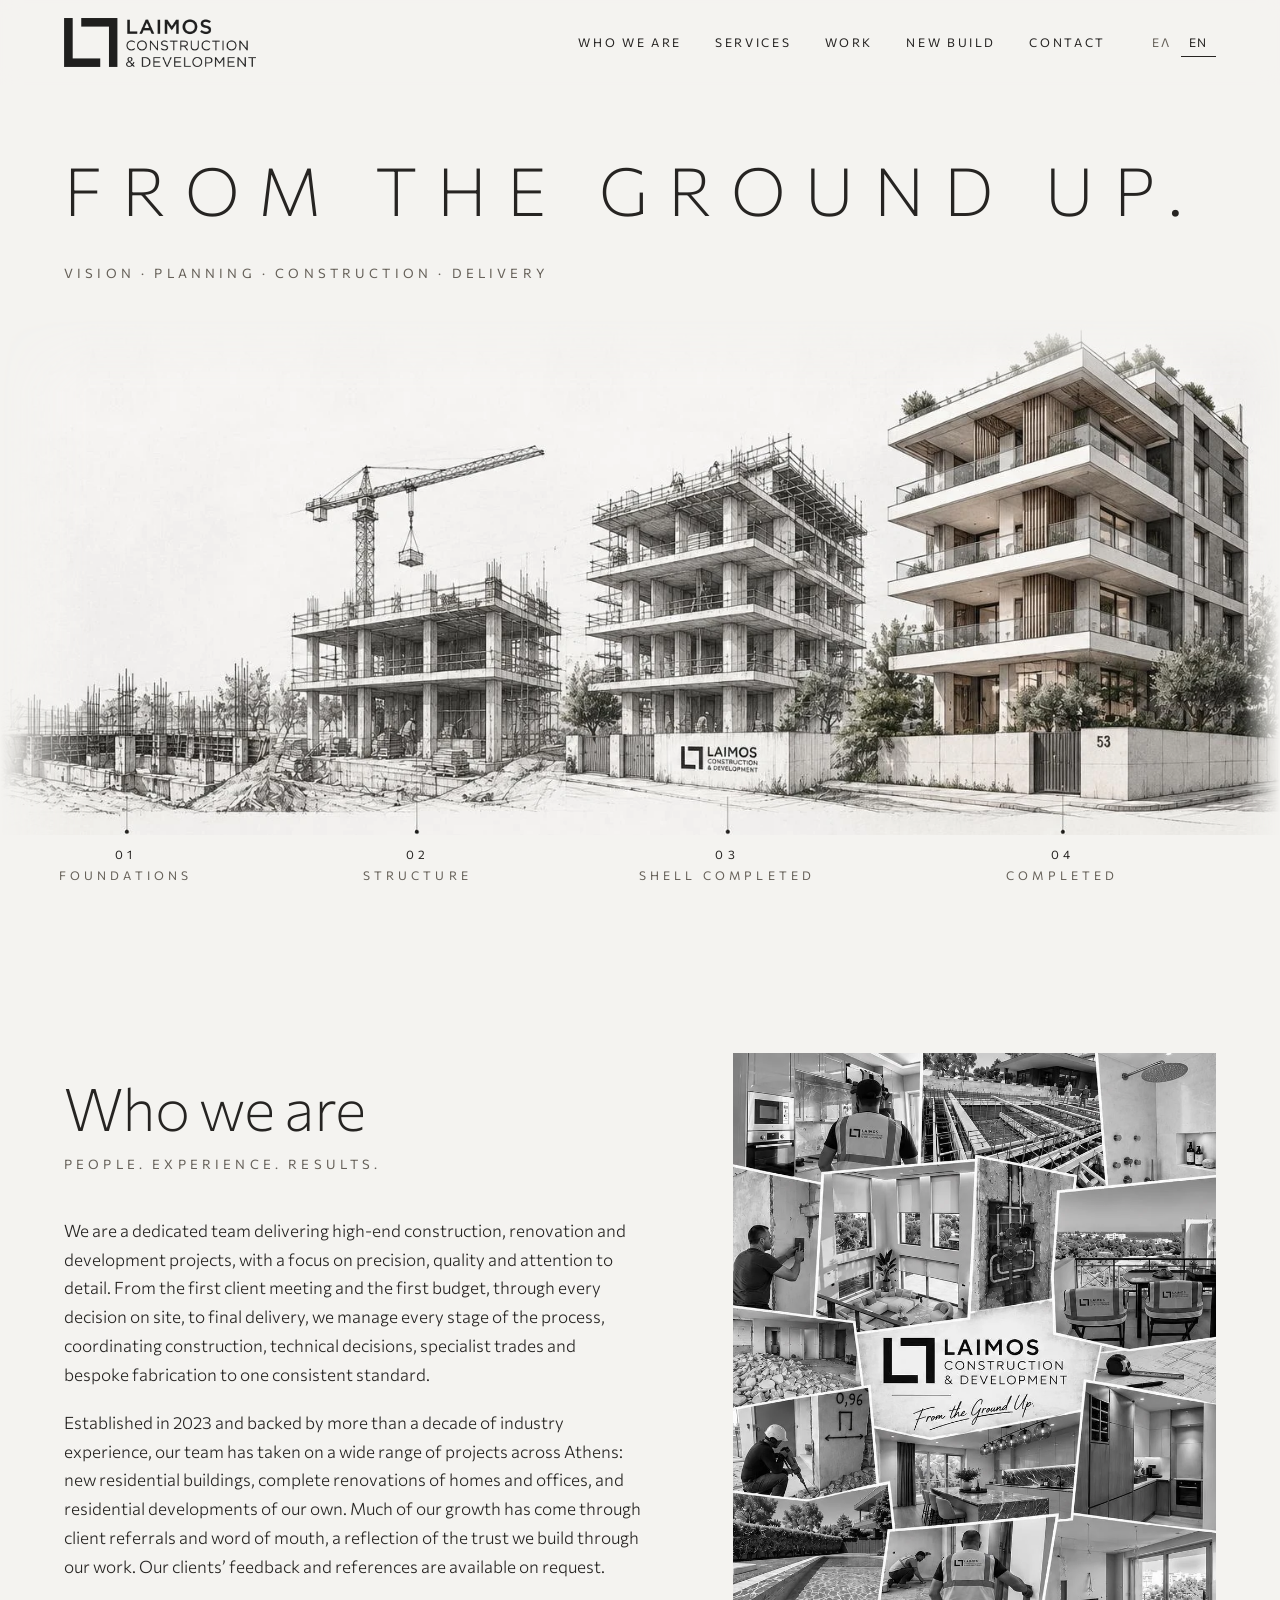
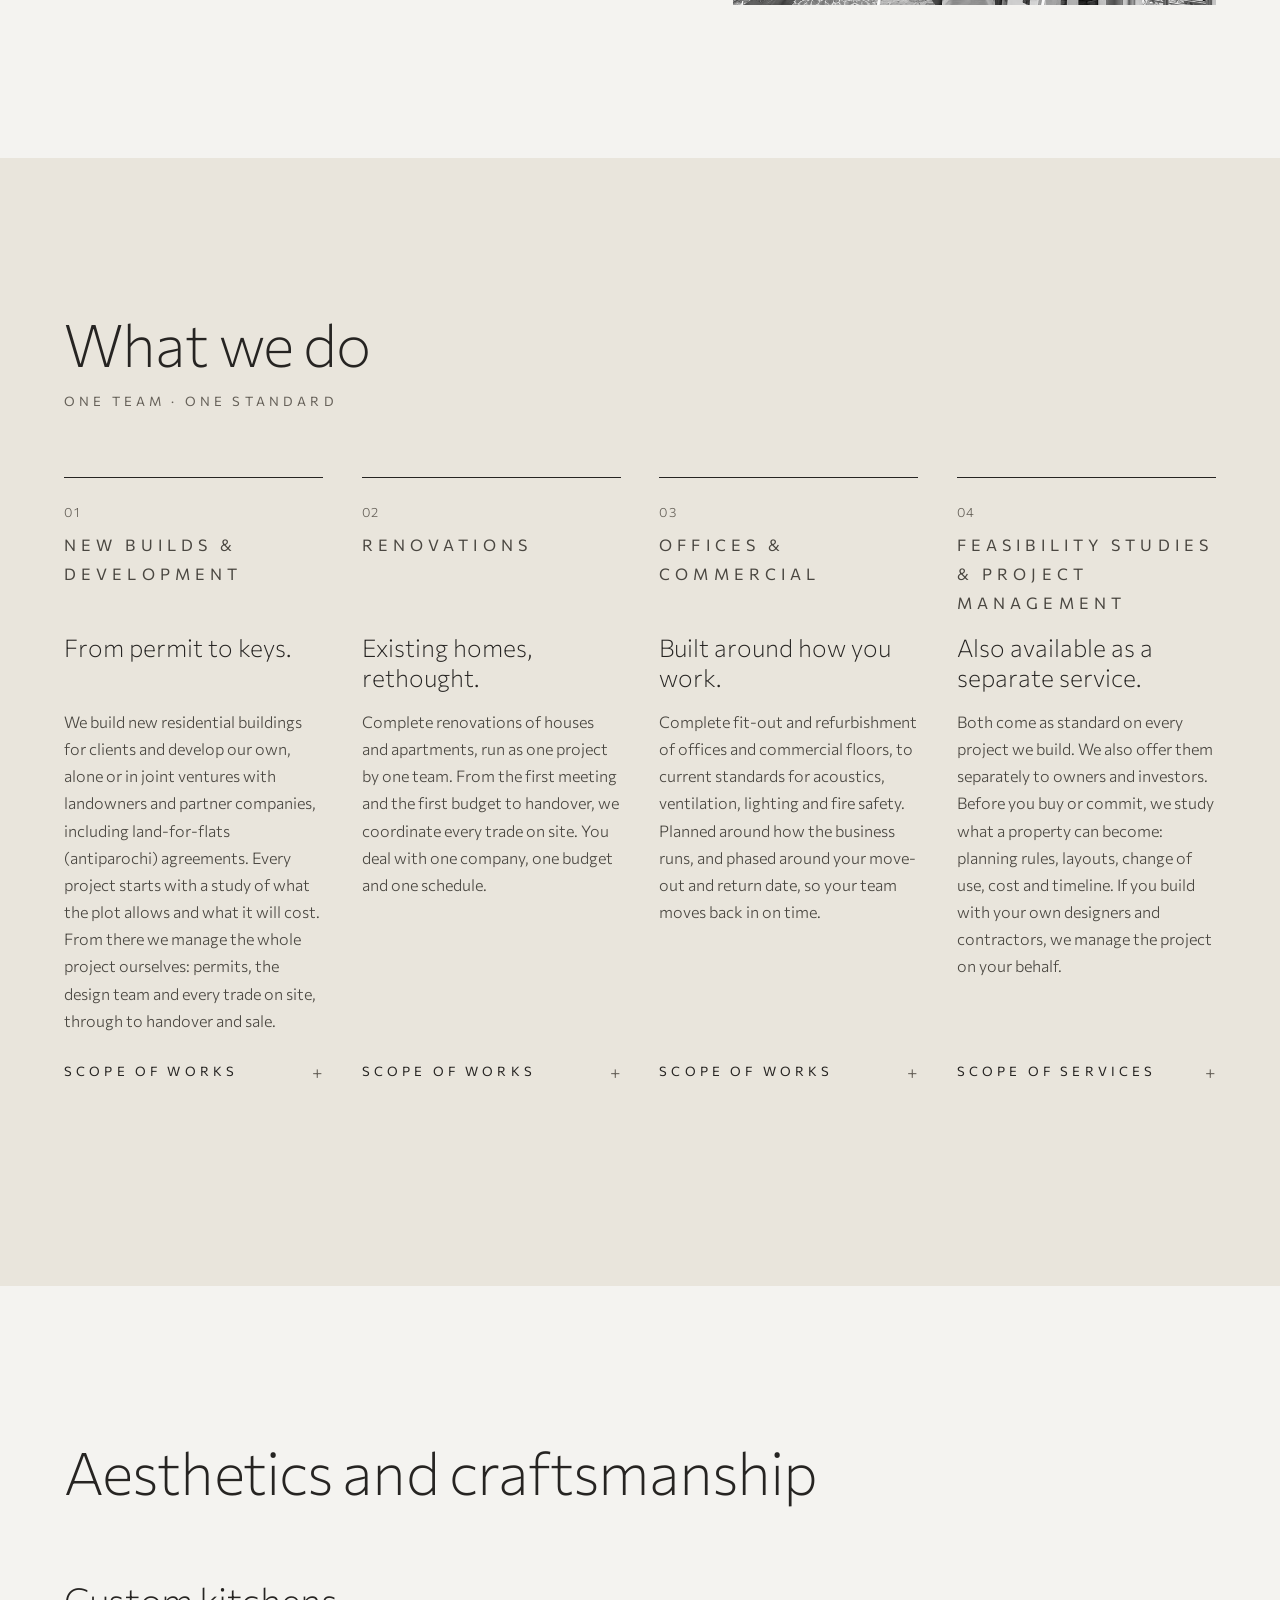
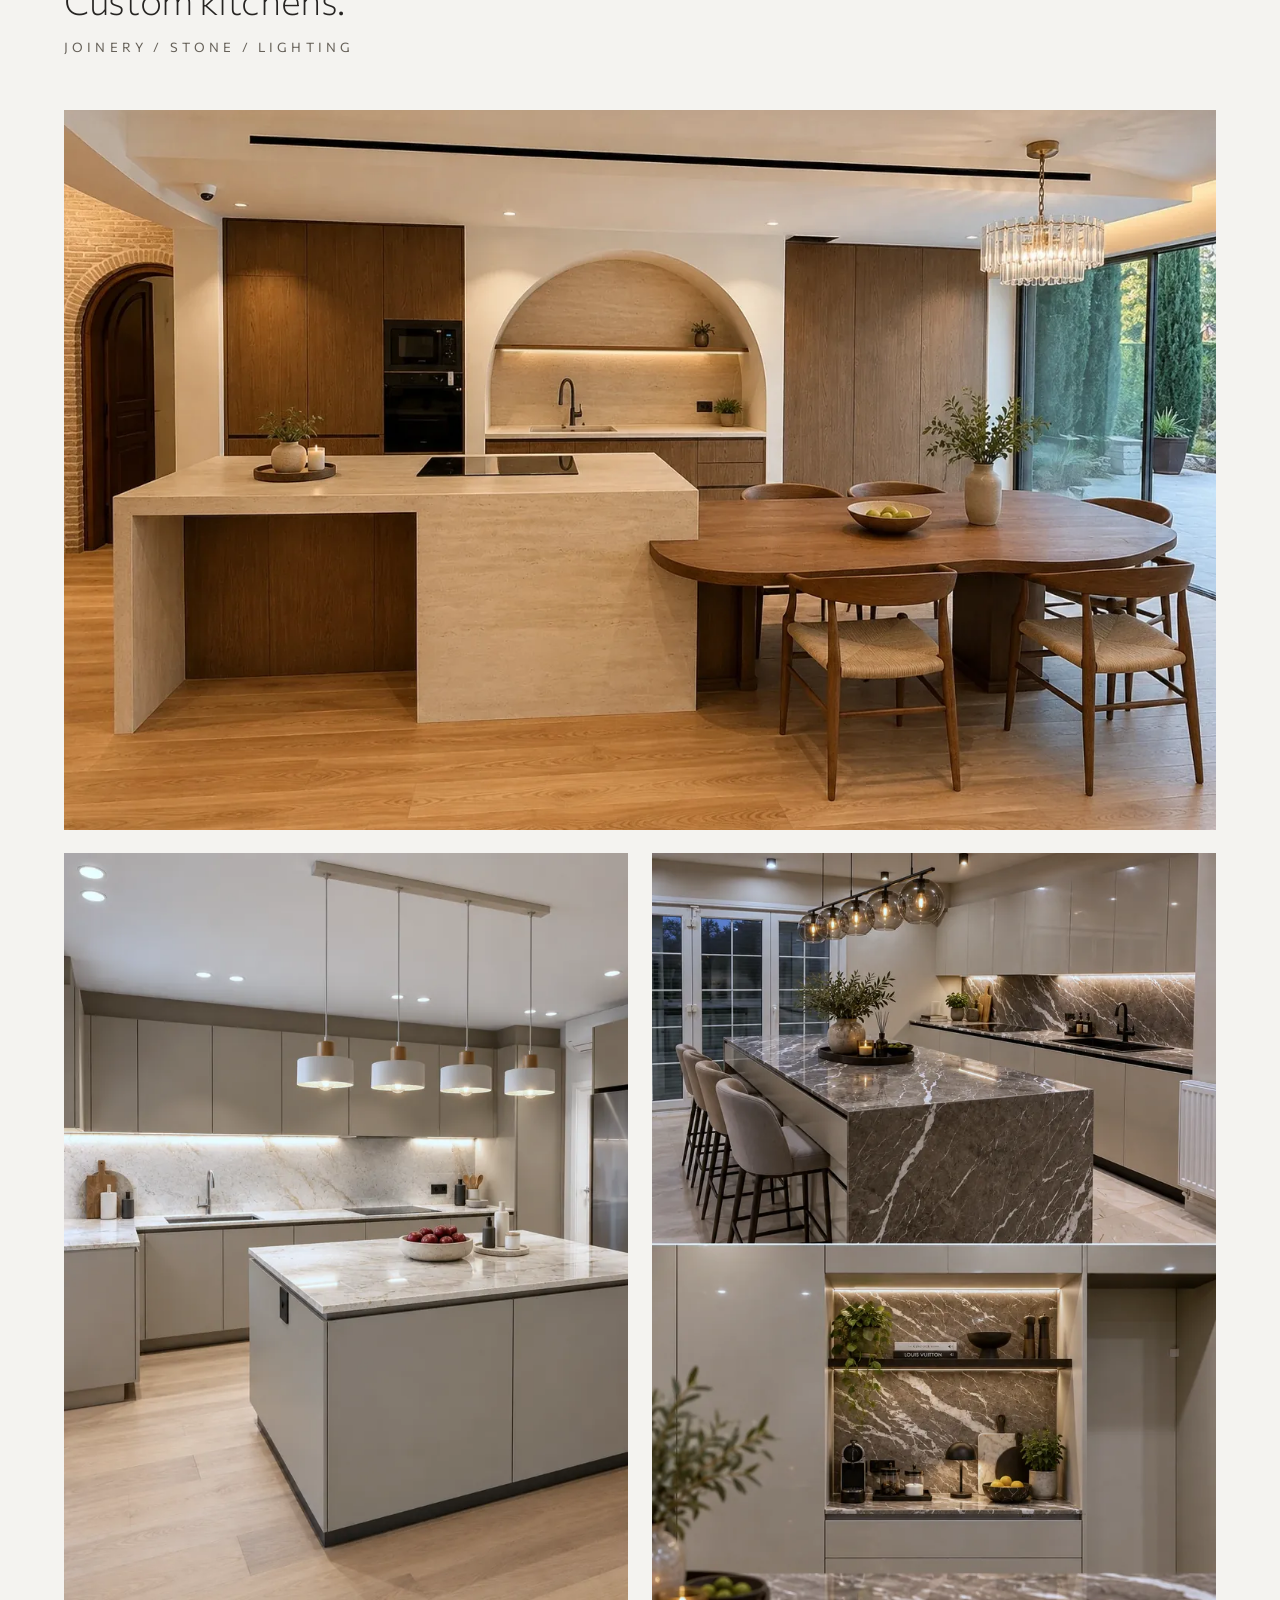
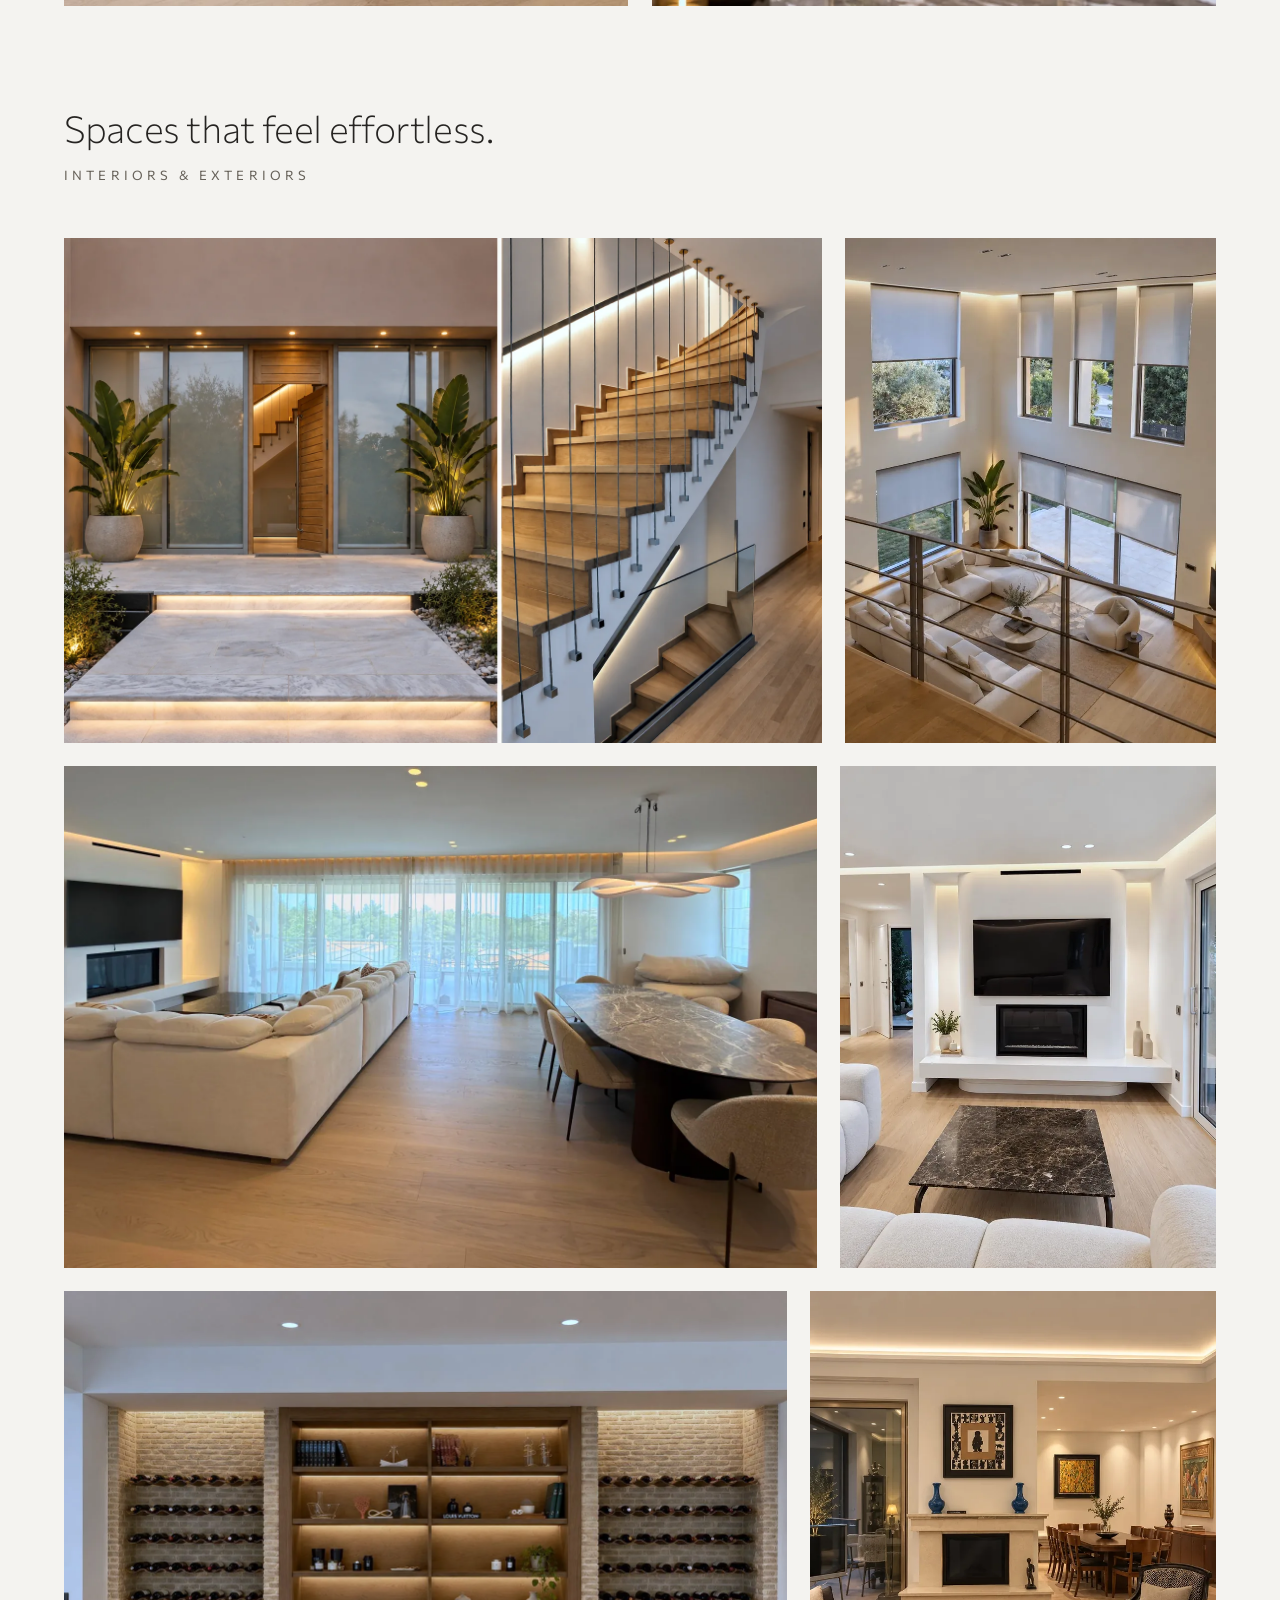
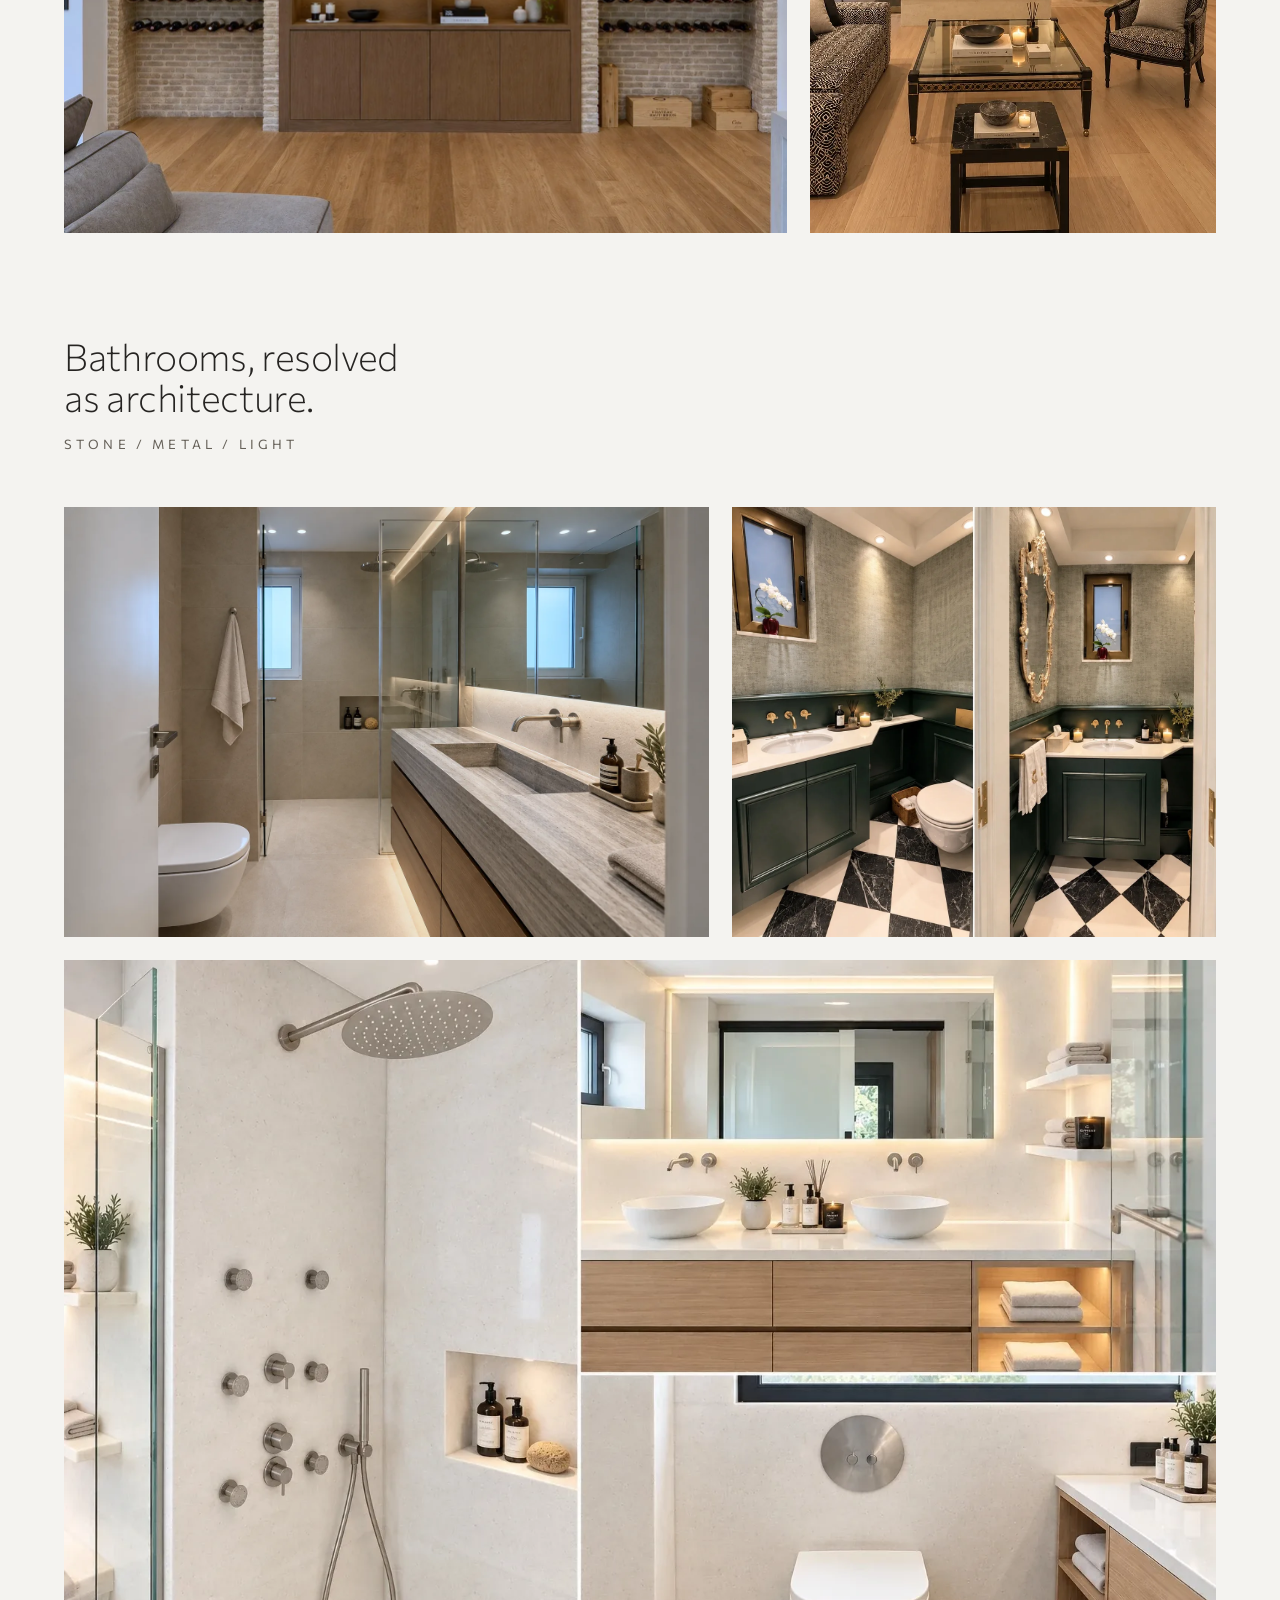
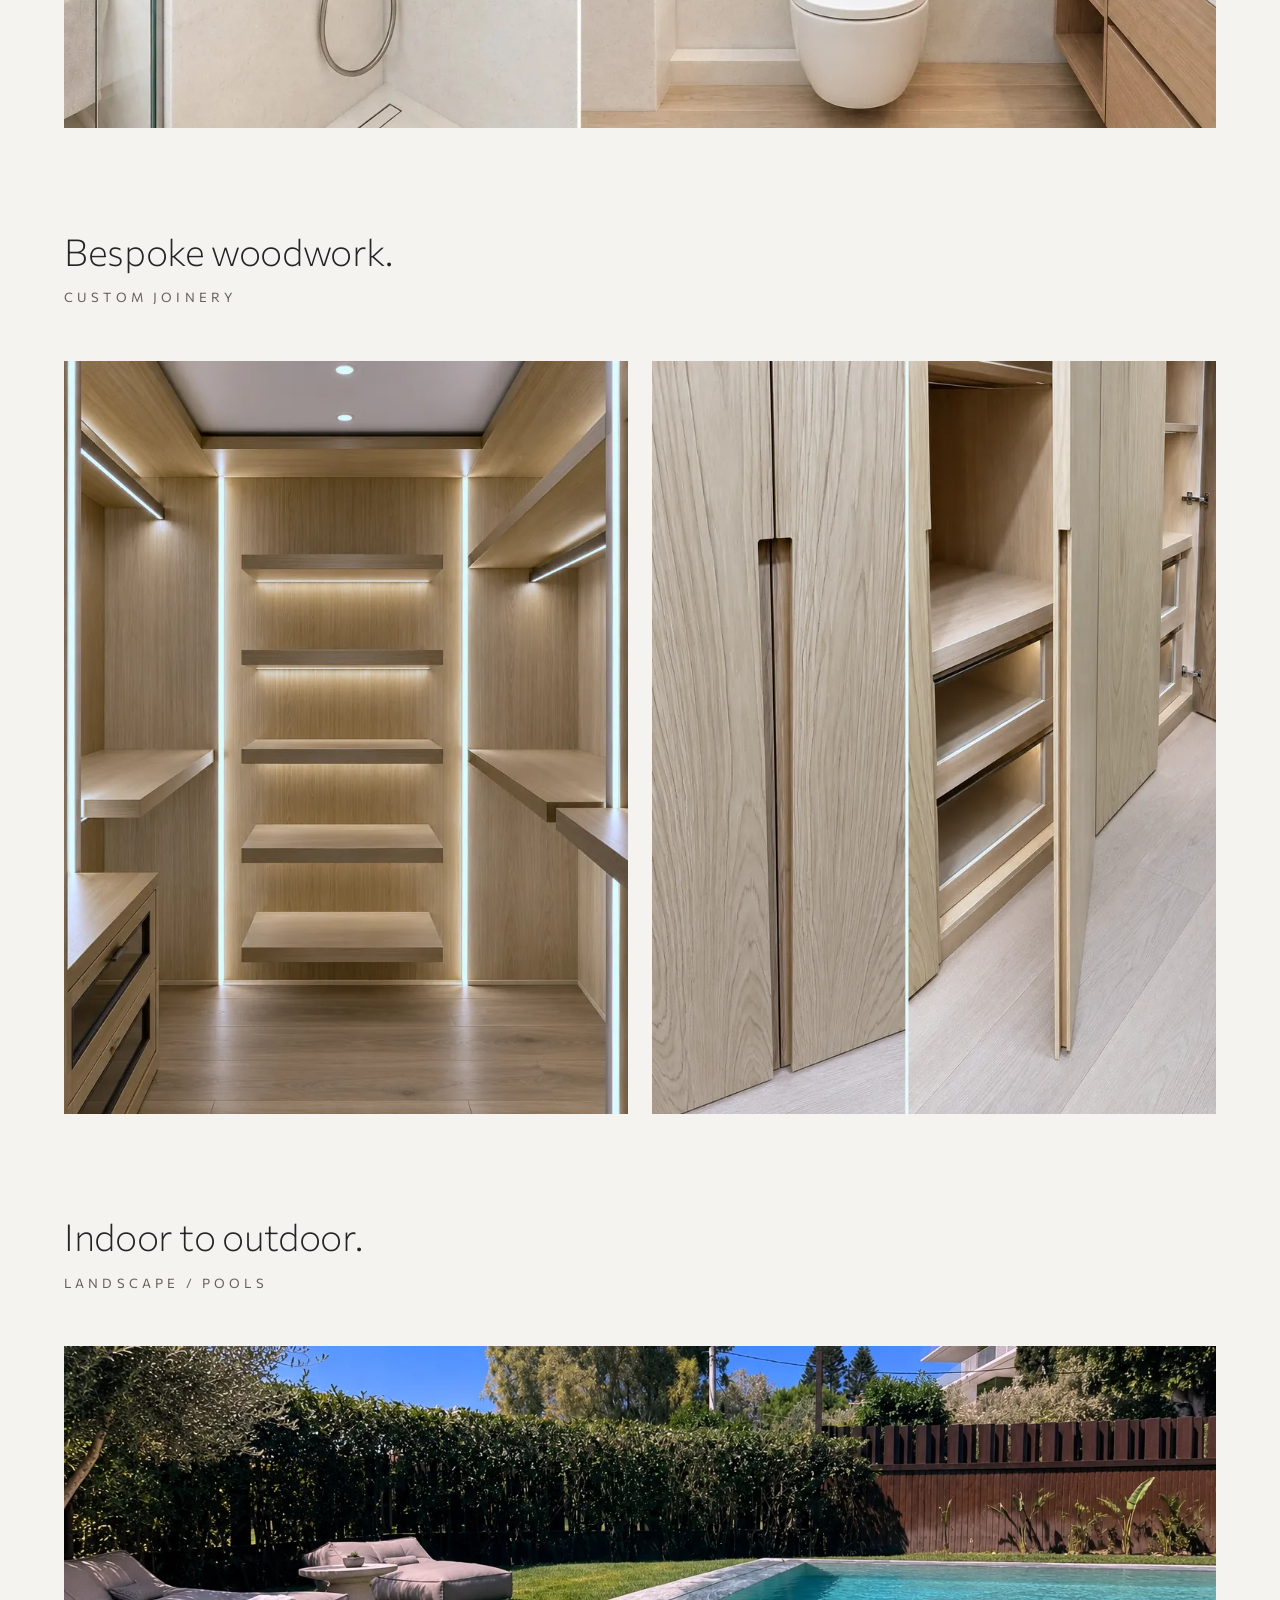
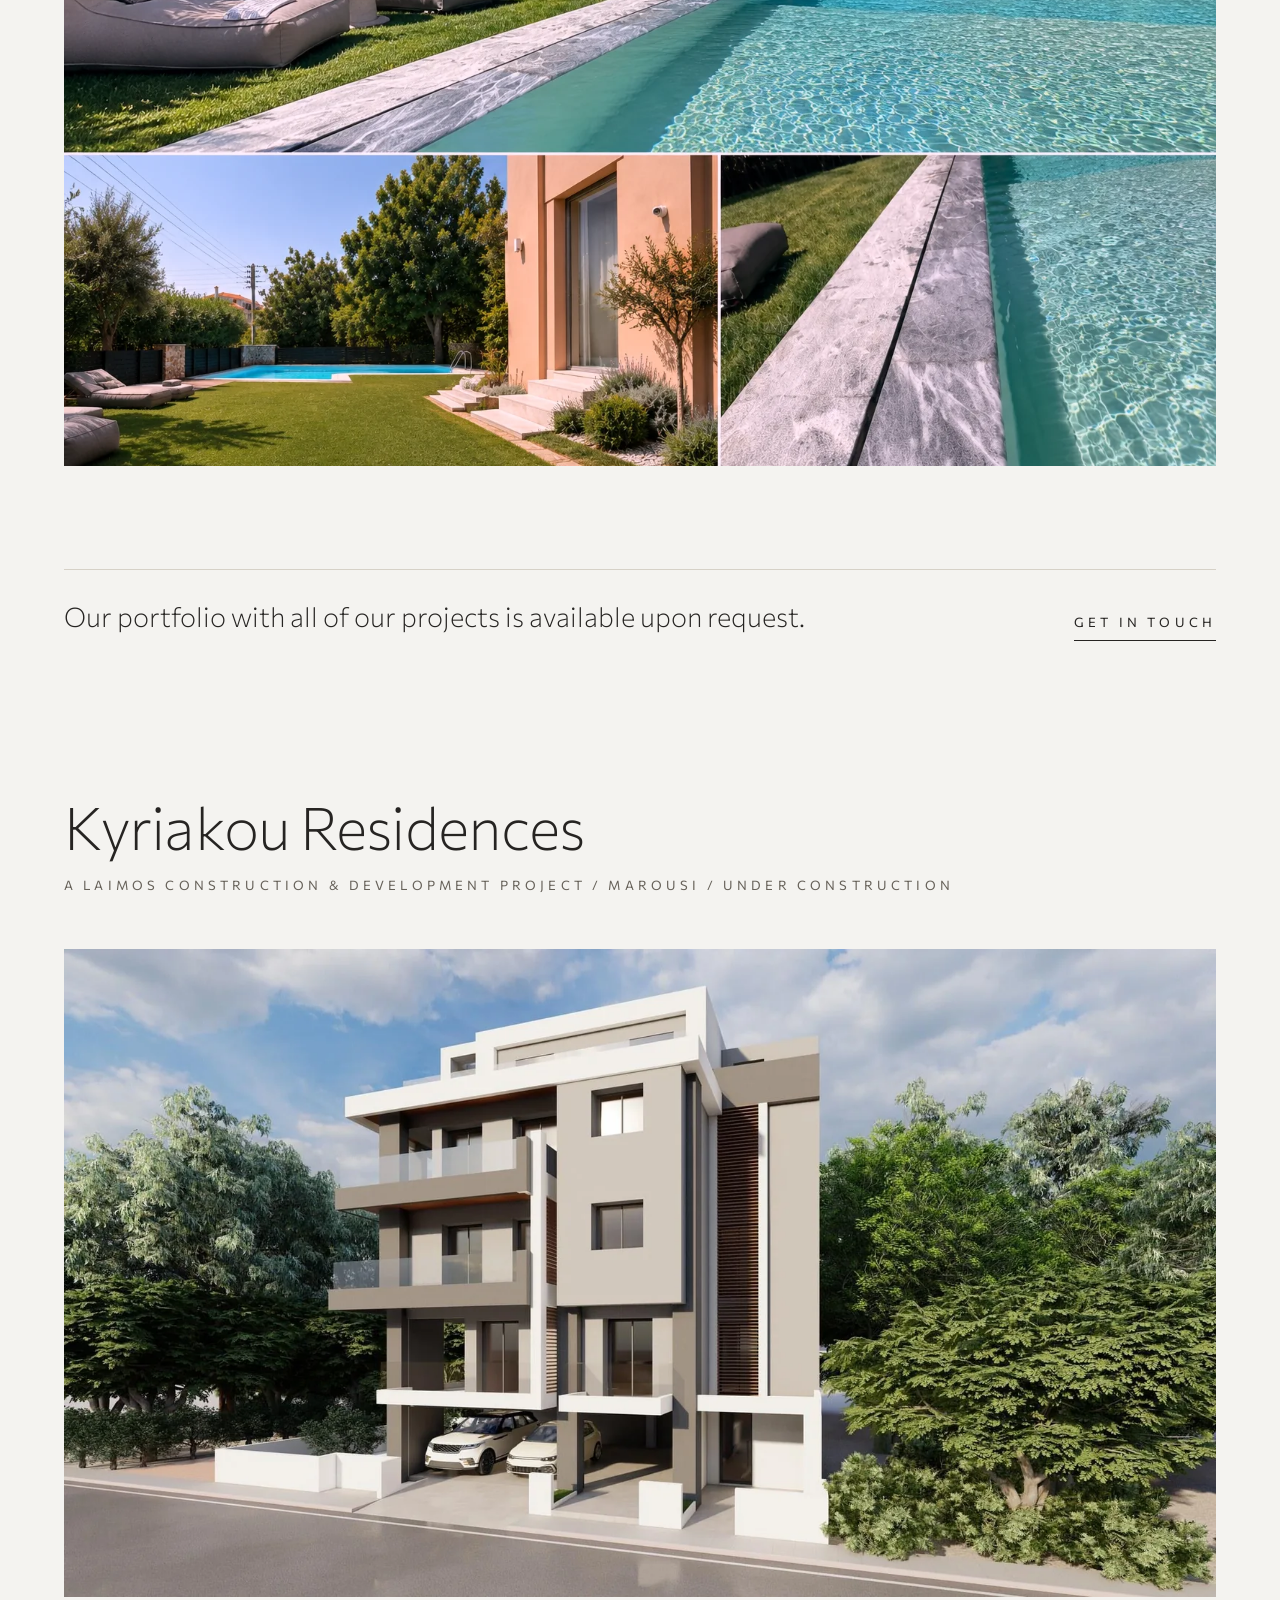
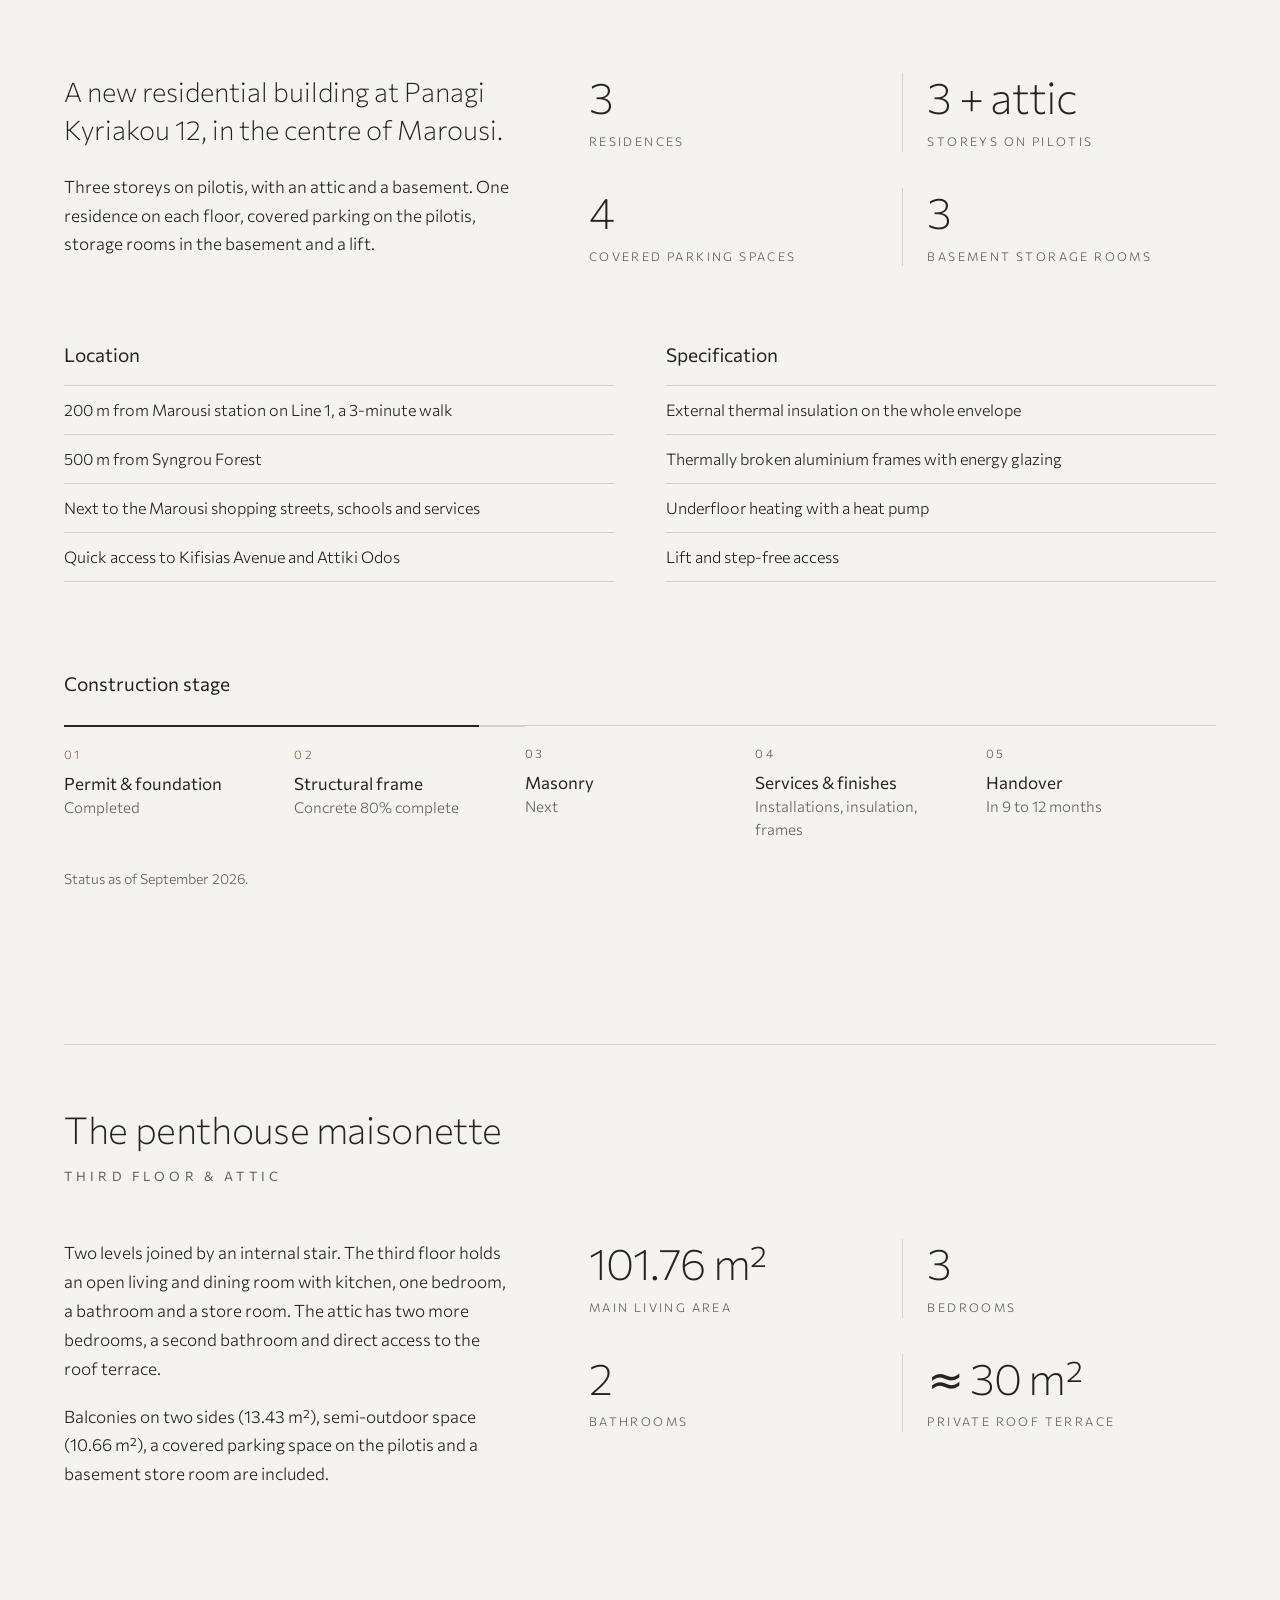
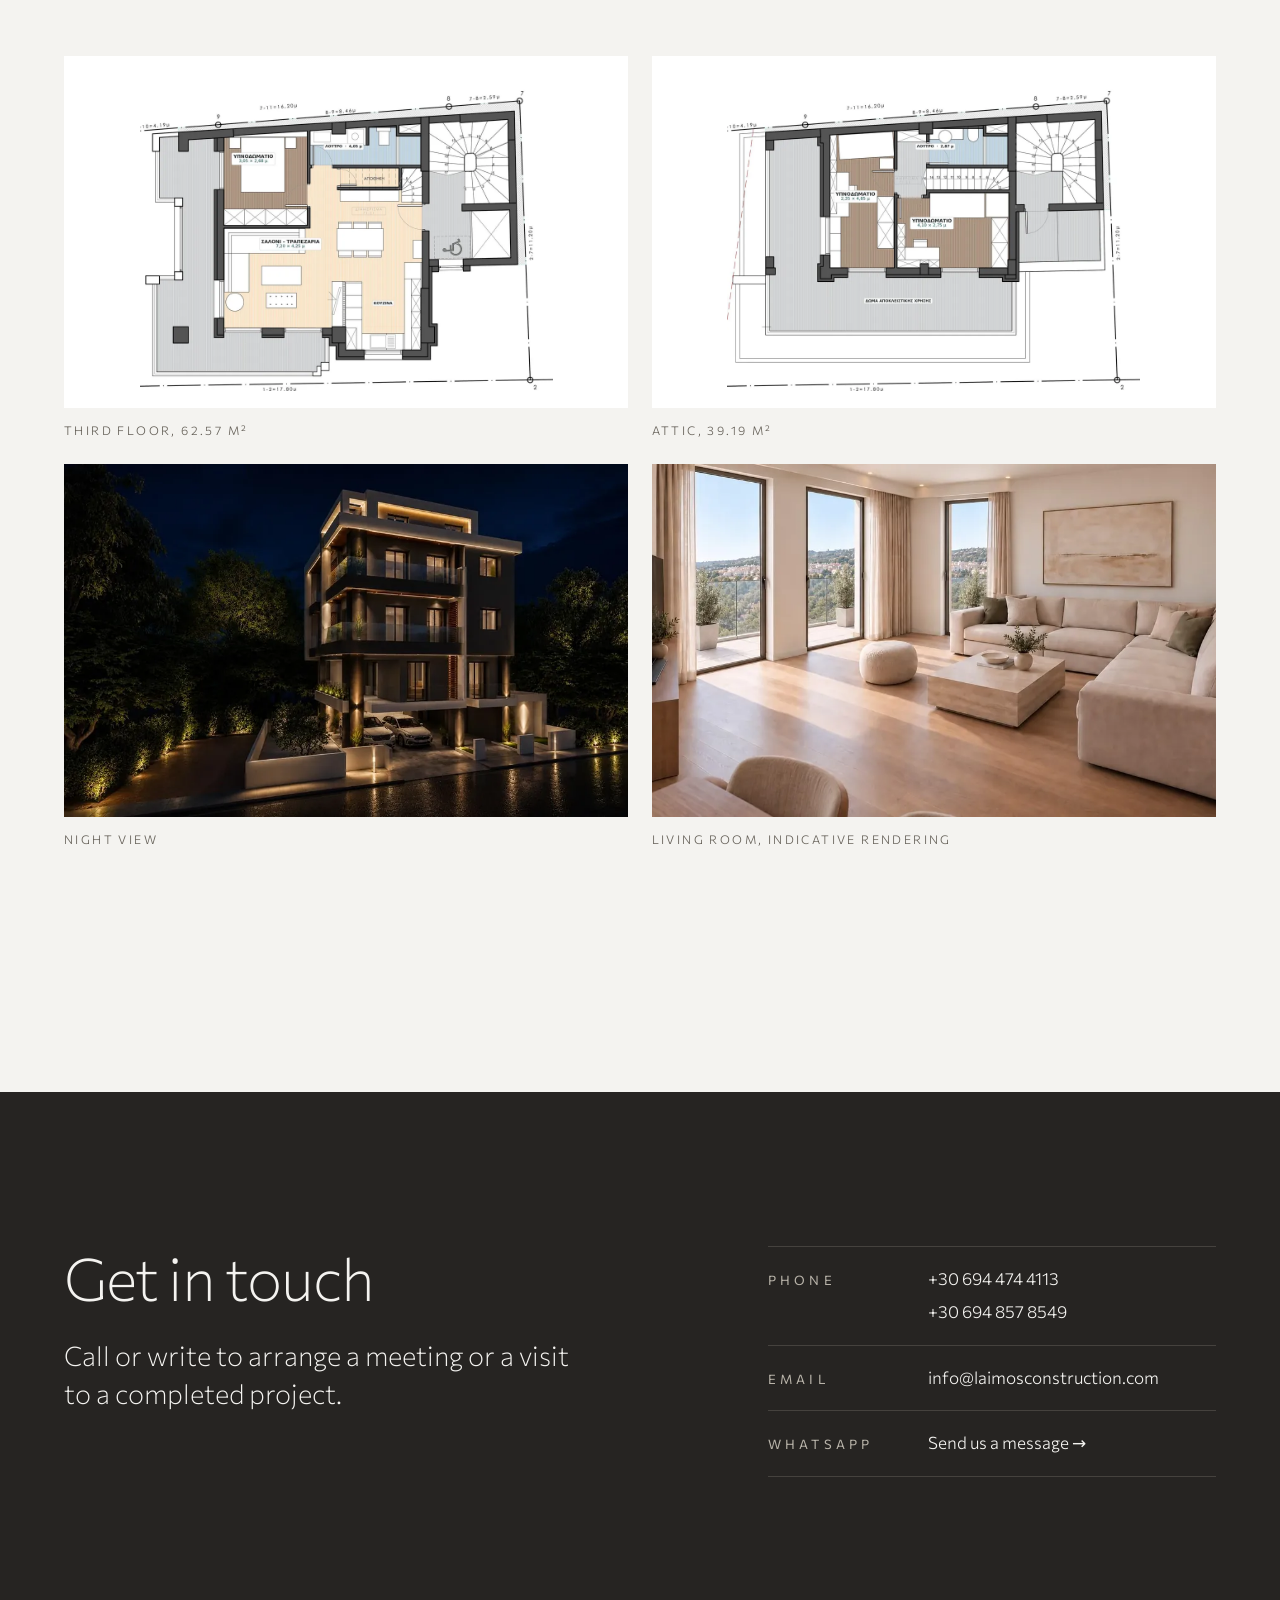
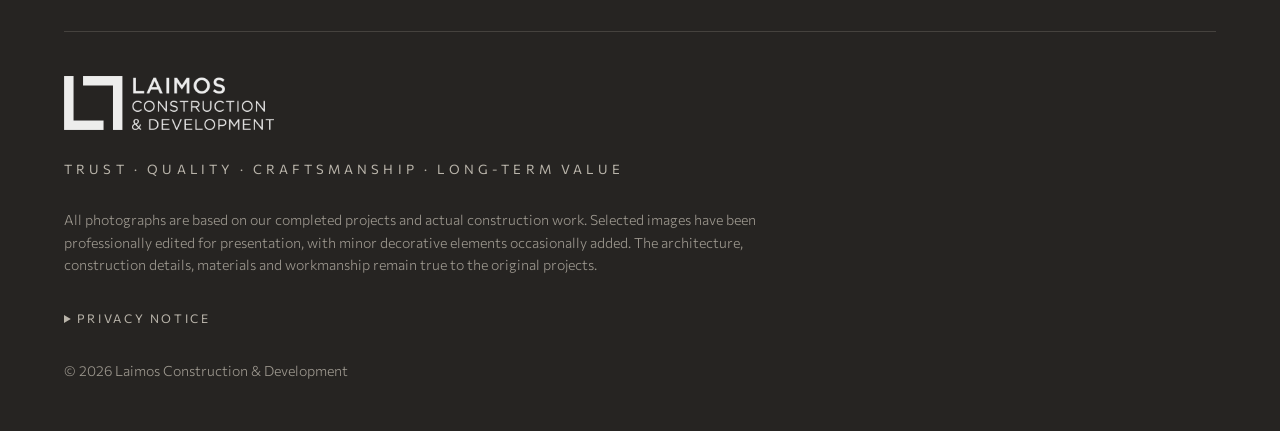
<file: index.html>
<!doctype html>
<html lang="en">
<head>
<meta charset="utf-8">
<meta name="viewport" content="width=device-width, initial-scale=1, viewport-fit=cover">
<meta name="theme-color" content="#f4f3f0">
<meta name="format-detection" content="telephone=no">
<title>Laimos Construction &amp; Development</title>
<meta name="description" content="Laimos Construction &amp; Development, Athens. New builds and property development, renovations, office fit-outs, feasibility studies and project management. Κατασκευές, ανακαινίσεις και ανάπτυξη ακινήτων στην Αθήνα.">
<meta property="og:type" content="website">
<meta property="og:site_name" content="Laimos Construction &amp; Development">
<meta property="og:title" content="Laimos Construction &amp; Development">
<meta property="og:description" content="Laimos Construction &amp; Development, Athens. New builds and property development, renovations, office fit-outs, feasibility studies and project management. Κατασκευές, ανακαινίσεις και ανάπτυξη ακινήτων στην Αθήνα.">
<meta property="og:url" content="https://laimosconstruction.com/">
<meta property="og:image" content="https://laimosconstruction.com/assets/share.jpg">
<meta property="og:image:width" content="1200">
<meta property="og:image:height" content="630">
<meta property="og:image:alt" content="Laimos Construction &amp; Development: a building from foundations to completion">
<meta name="twitter:card" content="summary_large_image">
<link rel="canonical" href="https://laimosconstruction.com/">
<link rel="icon" type="image/svg+xml" href="assets/mark.svg">
<link rel="preload" href="assets/fonts/commissioner-latin-wght-normal.woff2" as="font" type="font/woff2" crossorigin>
<link rel="preload" href="assets/fonts/commissioner-greek-wght-normal.woff2" as="font" type="font/woff2" crossorigin>
<link rel="stylesheet" href="styles.css?v=27">
<script>document.documentElement.classList.add("js");</script>
</head>
<body>

<a class="skip" href="#work"><span lang="en">Skip to the work</span><span lang="el">Μετάβαση στα έργα</span></a>

<header class="top">
  <a class="top__logo" href="#home" aria-label="Laimos Construction &amp; Development">
    <img src="assets/logo.png" width="1200" height="308" alt="Laimos Construction &amp; Development">
  </a>
  <button type="button" class="top__menu" aria-expanded="false" aria-controls="nav">
    <span class="when-closed"><span lang="en">Menu</span><span lang="el">Μενού</span></span>
    <span class="when-open"><span lang="en">Close</span><span lang="el">Κλείσιμο</span></span>
  </button>
  <nav class="top__nav" id="nav" aria-label="Main">
    <a href="#about"><span lang="en">Who we are</span><span lang="el">Ποιοι είμαστε</span></a>
    <a href="#services"><span lang="en">Services</span><span lang="el">Υπηρεσίες</span></a>
    <a href="#work"><span lang="en">Work</span><span lang="el">Έργα</span></a>
    <a href="#new-build"><span lang="en">New build</span><span lang="el">Νέα κατασκευή</span></a>
    <a href="#contact"><span lang="en">Contact</span><span lang="el">Επικοινωνία</span></a>
  </nav>
  <div class="lang" role="group" aria-label="Language / Γλώσσα">
    <button type="button" data-set-lang="el" aria-pressed="false">ΕΛ</button>
    <button type="button" data-set-lang="en" aria-pressed="true">EN</button>
  </div>
</header>

<main id="home">

  <section class="hero">
    <div class="hero__text">
      <h1>From the ground up.</h1>
      <p class="caps"><span lang="en">Vision · Planning · Construction · Delivery</span><span lang="el">Όραμα · Σχεδιασμός · Κατασκευή · Παράδοση</span></p>
    </div>
    <div class="hero__art">
      <div class="hero__draw"><img src="assets/img/ground-up.webp" width="1536" height="621" fetchpriority="high" alt="Drawing of one building at four stages: foundations, concrete structure, completed shell and the finished home"></div>
      <ol class="hero__stages caps">
        <li style="left: 9.8%"><span lang="en">Foundations</span><span lang="el">Θεμελίωση</span></li>
        <li style="left: 32.6%"><span lang="en">Structure</span><span lang="el">Σκελετός</span></li>
        <li style="left: 56.8%"><span lang="en">Shell completed</span><span lang="el">Κέλυφος</span></li>
        <li style="left: 83%"><span lang="en">Completed</span><span lang="el">Ολοκλήρωση</span></li>
      </ol>
    </div>
  </section>

  <section class="about" id="about">
    <div class="about__text">
      <h2><span lang="en">Who we are</span><span lang="el">Ποιοι είμαστε</span></h2>
      <p class="caps"><span lang="en">People. Experience. Results.</span><span lang="el">Άνθρωποι. Εμπειρία. Αποτέλεσμα.</span></p>
      <p lang="en">We are a dedicated team delivering high-end construction, renovation and development projects, with a focus on precision, quality and attention to detail. From the first client meeting and the first budget, through every decision on site, to final delivery, we manage every stage of the process, coordinating construction, technical decisions, specialist trades and bespoke fabrication to one consistent standard.</p>
      <p lang="el">Είμαστε μια ομάδα αφοσιωμένη σε έργα κατασκευής, ανακαίνισης και ανάπτυξης ακινήτων υψηλών προδιαγραφών, με έμφαση στην ακρίβεια, την ποιότητα και τη λεπτομέρεια. Από την πρώτη συνάντηση μαζί σας και τον πρώτο προϋπολογισμό, σε κάθε απόφαση στο εργοτάξιο και έως την τελική παράδοση, αναλαμβάνουμε και συντονίζουμε κάθε στάδιο του έργου: τις οικοδομικές εργασίες, τις τεχνικές αποφάσεις, τα εξειδικευμένα συνεργεία και τις ειδικές κατασκευές, με ενιαία πρότυπα ποιότητας.</p>
      <p lang="en">Established in 2023 and backed by more than a decade of industry experience, our team has taken on a wide range of projects across Athens: new residential buildings, complete renovations of homes and offices, and residential developments of our own. Much of our growth has come through client referrals and word of mouth, a reflection of the trust we build through our work. Our clients’ feedback and references are available on request.</p>
      <p lang="el">Η εταιρεία ιδρύθηκε το 2023 και στηρίζεται σε περισσότερα από δέκα χρόνια εμπειρίας στον κλάδο. Τα τελευταία χρόνια έχουμε αναλάβει ένα ευρύ φάσμα έργων σε όλη την Αθήνα: νέες πολυκατοικίες, ολικές ανακαινίσεις κατοικιών και επαγγελματικών χώρων, καθώς και δικές μας οικιστικές αναπτύξεις. Μεγάλο μέρος της ανάπτυξής μας οφείλεται σε πελάτες που μας πρότειναν σε άλλους, κάτι που αντικατοπτρίζει την εμπιστοσύνη που χτίζουμε με τη δουλειά μας. Οι απόψεις και οι συστάσεις των πελατών μας είναι διαθέσιμες κατόπιν αιτήματος.</p>
    </div>
    <img class="about__img" src="assets/img/who.webp" width="896" height="1024" loading="lazy" alt="Black-and-white collage of the Laimos crew on site and of finished rooms">
  </section>

  <section class="services" id="services">
    <header class="services__head">
      <h2><span lang="en">What we do</span><span lang="el">Τι κάνουμε</span></h2>
      <p class="caps"><span lang="en">One team &middot; One standard</span><span lang="el">Μία ομάδα &middot; Ένα πρότυπο</span></p>
    </header>
    <ul class="services__list">
      <li>
        <p class="services__num">01</p>
        <p class="caps"><span lang="en">New builds &amp; development</span><span lang="el">Νέες κατασκευές &amp; ανάπτυξη ακινήτων</span></p>
        <h3><span lang="en">From permit to keys.</span><span lang="el">Από την άδεια έως τα κλειδιά.</span></h3>
        <div class="services__text">
          <p lang="en">We build new residential buildings for clients and develop our own, alone or in joint ventures with landowners and partner companies, including land-for-flats (antiparochi) agreements. Every project starts with a study of what the plot allows and what it will cost. From there we manage the whole project ourselves: permits, the design team and every trade on site, through to handover and sale.</p>
          <p lang="el">Κατασκευάζουμε νέα κτίρια κατοικιών για πελάτες και αναπτύσσουμε δικά μας έργα, μόνοι μας ή σε συνεργασία με ιδιοκτήτες οικοπέδων και συνεργαζόμενες εταιρείες, καθώς και με το σύστημα της αντιπαροχής. Κάθε έργο ξεκινά με μελέτη του τι επιτρέπει το οικόπεδο και πόσο θα κοστίσει. Από εκεί και πέρα διαχειριζόμαστε οι ίδιοι ολόκληρο το έργο: τις άδειες, την ομάδα μελετητών και κάθε συνεργείο στο εργοτάξιο, έως την παράδοση και την πώληση.</p>
        </div>
        <div class="scope">
          <button type="button" class="scope__toggle caps" aria-expanded="false" aria-controls="scope-1"><span lang="en">Scope of works</span><span lang="el">Αντικείμενο εργασιών</span></button>
          <div class="scope__body" id="scope-1">
            <ul>
              <li><span lang="en">Plot assessment and feasibility study</span><span lang="el">Αξιολόγηση οικοπέδου και μελέτη σκοπιμότητας</span></li>
              <li><span lang="en">Planning rules, layouts and change of use</span><span lang="el">Όροι δόμησης, διαρρυθμίσεις και αλλαγή χρήσης</span></li>
              <li><span lang="en">Construction cost and timeline</span><span lang="el">Κόστος κατασκευής και χρονοδιάγραμμα</span></li>
              <li><span lang="en">Joint ventures and land-for-flats (antiparochi) agreements</span><span lang="el">Κοινοπραξίες και συμβάσεις αντιπαροχής</span></li>
              <li><span lang="en">Project and construction management, from foundations to handover</span><span lang="el">Διαχείριση έργου και κατασκευής, από τα θεμέλια έως την παράδοση</span></li>
              <li><span lang="en">Coordination of architects, engineers and every trade</span><span lang="el">Συντονισμός αρχιτεκτόνων, μηχανικών και όλων των συνεργείων</span></li>
              <li><span lang="en">Financing structure and sales</span><span lang="el">Χρηματοδοτικό σχήμα και πωλήσεις</span></li>
            </ul>
          </div>
        </div>
      </li>
      <li>
        <p class="services__num">02</p>
        <p class="caps"><span lang="en">Renovations</span><span lang="el">Ανακαινίσεις</span></p>
        <h3><span lang="en">Existing homes, rethought.</span><span lang="el">Υπάρχοντα σπίτια, με νέα ματιά.</span></h3>
        <div class="services__text">
          <p lang="en">Complete renovations of houses and apartments, run as one project by one team. From the first meeting and the first budget to handover, we coordinate every trade on site. You deal with one company, one budget and one schedule.</p>
          <p lang="el">Ολικές ανακαινίσεις κατοικιών και διαμερισμάτων, ως ένα έργο από μία ομάδα. Από την πρώτη συνάντηση και τον πρώτο προϋπολογισμό έως την παράδοση, συντονίζουμε κάθε συνεργείο στο εργοτάξιο. Συνεργάζεστε με μία εταιρεία, με έναν προϋπολογισμό και ένα χρονοδιάγραμμα.</p>
        </div>
        <div class="scope">
          <button type="button" class="scope__toggle caps" aria-expanded="false" aria-controls="scope-2"><span lang="en">Scope of works</span><span lang="el">Αντικείμενο εργασιών</span></button>
          <div class="scope__body" id="scope-2">
            <ul>
              <li><span lang="en">Demolition, removals and layout changes</span><span lang="el">Καθαιρέσεις, αποξηλώσεις και αλλαγές διαρρύθμισης</span></li>
              <li><span lang="en">Drywall partitions and suspended ceilings</span><span lang="el">Χωρίσματα γυψοσανίδας και ψευδοροφές</span></li>
              <li><span lang="en">Plumbing, drainage and electrical installations</span><span lang="el">Υδραυλικές, αποχετευτικές και ηλεκτρολογικές εγκαταστάσεις</span></li>
              <li><span lang="en">Heating, cooling and underfloor heating</span><span lang="el">Θέρμανση, ψύξη και ενδοδαπέδια θέρμανση</span></li>
              <li><span lang="en">Thermal insulation and waterproofing</span><span lang="el">Θερμομόνωση και στεγάνωση</span></li>
              <li><span lang="en">Aluminium frames and glazing</span><span lang="el">Κουφώματα αλουμινίου και υαλοπίνακες</span></li>
              <li><span lang="en">Flooring: tiles, marble and timber</span><span lang="el">Δάπεδα: πλακάκια, μάρμαρο και ξύλο</span></li>
              <li><span lang="en">Plastering and painting</span><span lang="el">Σοβατίσματα και βαφές</span></li>
              <li><span lang="en">Bathrooms and kitchens</span><span lang="el">Λουτρά και κουζίνες</span></li>
              <li><span lang="en">Custom joinery, interior doors and storage</span><span lang="el">Ειδικές ξυλουργικές κατασκευές, εσωτερικές πόρτες και αποθηκευτικοί χώροι</span></li>
              <li><span lang="en">Pools and landscaping</span><span lang="el">Πισίνες και διαμόρφωση κήπων</span></li>
            </ul>
          </div>
        </div>
      </li>
      <li>
        <p class="services__num">03</p>
        <p class="caps"><span lang="en">Offices &amp; commercial</span><span lang="el">Γραφεία &amp; επαγγελματικοί χώροι</span></p>
        <h3><span lang="en">Built around how you work.</span><span lang="el">Σχεδιασμένα για τον τρόπο που δουλεύετε.</span></h3>
        <div class="services__text">
          <p lang="en">Complete fit-out and refurbishment of offices and commercial floors, to current standards for acoustics, ventilation, lighting and fire safety. Planned around how the business runs, and phased around your move-out and return date, so your team moves back in on time.</p>
          <p lang="el">Πλήρης διαμόρφωση και ανακαίνιση γραφείων και επαγγελματικών ορόφων, με τα σύγχρονα πρότυπα ακουστικής, αερισμού, φωτισμού και πυρασφάλειας. Προγραμματίζουμε τις εργασίες με βάση τη λειτουργία της επιχείρησης και τις οργανώνουμε σε φάσεις, με βάση τις ημερομηνίες αποχώρησης και επιστροφής σας, ώστε η ομάδα σας να επιστρέψει στην ώρα της.</p>
        </div>
        <div class="scope">
          <button type="button" class="scope__toggle caps" aria-expanded="false" aria-controls="scope-3"><span lang="en">Scope of works</span><span lang="el">Αντικείμενο εργασιών</span></button>
          <div class="scope__body" id="scope-3">
            <ul>
              <li><span lang="en">Strip-out and new layouts</span><span lang="el">Αποξηλώσεις και νέες διαρρυθμίσεις</span></li>
              <li><span lang="en">Glass and acoustic drywall partitions</span><span lang="el">Γυάλινα και ηχομονωτικά χωρίσματα γυψοσανίδας</span></li>
              <li><span lang="en">Suspended and acoustic ceilings</span><span lang="el">Ψευδοροφές και ακουστικές οροφές</span></li>
              <li><span lang="en">Acoustic treatment for open-plan areas and meeting rooms</span><span lang="el">Ακουστική επεξεργασία ενιαίων χώρων και αιθουσών συσκέψεων</span></li>
              <li><span lang="en">HVAC and fresh-air ventilation</span><span lang="el">Κλιματισμός και αερισμός με νωπό αέρα</span></li>
              <li><span lang="en">Power, lighting and lighting controls</span><span lang="el">Ηλεκτρολογικά, φωτισμός και αυτοματισμοί φωτισμού</span></li>
              <li><span lang="en">Structured data cabling and AV</span><span lang="el">Δομημένη καλωδίωση και οπτικοακουστικά</span></li>
              <li><span lang="en">Fire detection, fire safety and access control</span><span lang="el">Πυρανίχνευση, πυρασφάλεια και έλεγχος πρόσβασης</span></li>
              <li><span lang="en">Raised access floors and floor finishes</span><span lang="el">Υπερυψωμένα δάπεδα και τελικές επιστρώσεις</span></li>
              <li><span lang="en">Reception, kitchenettes and washrooms</span><span lang="el">Υποδοχή, κουζίνες προσωπικού και χώροι υγιεινής</span></li>
              <li><span lang="en">Custom joinery and finishes</span><span lang="el">Ειδικές ξυλουργικές κατασκευές και τελειώματα</span></li>
              <li><span lang="en">Phased programme with an agreed handover date</span><span lang="el">Εργασίες σε φάσεις με συμφωνημένη ημερομηνία παράδοσης</span></li>
            </ul>
          </div>
        </div>
      </li>
      <li>
        <p class="services__num">04</p>
        <p class="caps"><span lang="en">Feasibility studies &amp; project management</span><span lang="el">Μελέτες σκοπιμότητας &amp; διαχείριση έργου</span></p>
        <h3><span lang="en">Also available as a separate service.</span><span lang="el">Διαθέσιμες και ως ξεχωριστή υπηρεσία.</span></h3>
        <div class="services__text">
          <p lang="en">Both come as standard on every project we build. We also offer them separately to owners and investors. Before you buy or commit, we study what a property can become: planning rules, layouts, change of use, cost and timeline. If you build with your own designers and contractors, we manage the project on your behalf.</p>
          <p lang="el">Και οι δύο υπηρεσίες περιλαμβάνονται σε κάθε έργο που κατασκευάζουμε. Τις προσφέρουμε και ξεχωριστά σε ιδιοκτήτες και επενδυτές. Πριν αγοράσετε ή δεσμευτείτε, μελετάμε τι μπορεί να γίνει ένα ακίνητο: όροι δόμησης, διαρρυθμίσεις, αλλαγή χρήσης, κόστος και χρονοδιάγραμμα. Αν χτίζετε με δικούς σας μελετητές και εργολάβους, διαχειριζόμαστε το έργο για λογαριασμό σας.</p>
        </div>
        <div class="scope">
          <button type="button" class="scope__toggle caps" aria-expanded="false" aria-controls="scope-4"><span lang="en">Scope of services</span><span lang="el">Αντικείμενο υπηρεσιών</span></button>
          <div class="scope__body" id="scope-4">
            <ul>
              <li><span lang="en">Feasibility studies before you buy or invest</span><span lang="el">Μελέτες σκοπιμότητας πριν από αγορά ή επένδυση</span></li>
              <li><span lang="en">Bill of quantities and budget</span><span lang="el">Προμέτρηση και προϋπολογισμός</span></li>
              <li><span lang="en">Contractor quotes, compared like for like</span><span lang="el">Συγκριτική αξιολόγηση προσφορών εργολάβων</span></li>
              <li><span lang="en">Contracts and scheduling</span><span lang="el">Συμβάσεις και χρονοπρογραμματισμός</span></li>
              <li><span lang="en">Site coordination</span><span lang="el">Συντονισμός εργοταξίου</span></li>
              <li><span lang="en">Payments tracked against the budget</span><span lang="el">Παρακολούθηση πληρωμών βάσει προϋπολογισμού</span></li>
            </ul>
          </div>
        </div>
      </li>
    </ul>
  </section>

  <div class="work" id="work">

    <header class="work__head">
      <h2><span lang="en">Aesthetics and craftsmanship</span><span lang="el">Αισθητική και τεχνική αρτιότητα</span></h2>
    </header>

    <section class="chapter">
      <header class="chapter__head">
        <h3><span lang="en">Custom kitchens.</span><span lang="el">Κουζίνες κατά παραγγελία.</span></h3>
        <p class="caps"><span lang="en">Joinery / Stone / Lighting</span><span lang="el">Ξυλουργική / Πέτρα / Φωτισμός</span></p>
      </header>
      <div class="chapter__photos">
        <button class="shot shot--lead" data-full="assets/img/kitchen-shelf-light.webp"><img src="assets/img/kitchen-shelf-light.webp" width="1448" height="1086" loading="lazy" alt="Open kitchen with a stone island, arched niche and round dining table"></button>
        <button class="shot shot--tall" data-full="assets/img/fb666c46.webp"><img src="assets/img/fb666c46-t.webp" width="750" height="1000" loading="lazy" alt="Kitchen with island and marble worktops"></button>
        <button class="shot shot--tall" data-full="assets/img/f0ee4e9c.webp"><img src="assets/img/f0ee4e9c-t.webp" width="750" height="1000" loading="lazy" alt="Kitchen with dark marble island and coffee niche"></button>
      </div>
    </section>

    <section class="chapter">
      <header class="chapter__head">
        <h3><span lang="en">Spaces that feel effortless.</span><span lang="el">Χώροι που λειτουργούν αβίαστα.</span></h3>
        <p class="caps"><span lang="en">Interiors &amp; exteriors</span><span lang="el">Εσωτερικοί &amp; εξωτερικοί χώροι</span></p>
      </header>
      <div class="chapter__rows">
        <div class="row">
          <button class="shot" style="--r: 1.5000" data-full="assets/img/spaces-entrance-new2.webp"><img src="assets/img/spaces-entrance-new2.webp" width="1536" height="1024" loading="lazy" alt="Lit entrance steps, and an oak staircase with a glass balustrade"></button>
          <button class="shot" style="--r: 0.7350" data-full="assets/img/spaces-gallery.webp"><img src="assets/img/spaces-gallery-t.webp" width="735" height="1000" loading="lazy" alt="Double-height living room seen from the gallery"></button>
        </div>
        <div class="row">
          <button class="shot" style="--r: 1.5000" data-full="assets/img/spaces-living-dining.webp"><img src="assets/img/spaces-living-dining.webp" width="1536" height="1024" loading="lazy" alt="Open living and dining room with sheer curtains and an oak floor"></button>
          <button class="shot" style="--r: 0.7500" data-full="assets/img/spaces-fire-white.webp"><img src="assets/img/spaces-fire-white-t.webp" width="750" height="1000" loading="lazy" alt="Living room with a white fireplace wall"></button>
        </div>
        <div class="row">
          <button class="shot" style="--r: 1.3333" data-full="assets/img/spaces-library.webp"><img src="assets/img/spaces-library.webp" width="1448" height="1086" loading="lazy" alt="Built-in bookcase flanked by wine racks on brick"></button>
          <button class="shot" style="--r: 0.7500" data-full="assets/img/spaces-fireplace-evening.webp"><img src="assets/img/spaces-fireplace-evening-t.webp" width="750" height="1000" loading="lazy" alt="Living room with a stone fireplace and the dining room beyond, in the evening"></button>
        </div>
      </div>
    </section>

    <section class="chapter">
      <header class="chapter__head">
        <h3><span lang="en">Bathrooms, resolved as architecture.</span><span lang="el">Λουτρά με αρχιτεκτονική σκέψη.</span></h3>
        <p class="caps"><span lang="en">Stone / Metal / Light</span><span lang="el">Πέτρα / Μέταλλο / Φως</span></p>
      </header>
      <div class="chapter__rows">
        <div class="row">
          <button class="shot" style="--r: 1.5000" data-full="assets/img/6dc8dea7.webp"><img src="assets/img/6dc8dea7.webp" width="1536" height="1024" loading="lazy" alt="Bathroom with stone basin and walk-in shower"></button>
          <button class="shot" style="--r: 1.1252" data-full="assets/img/powder-room-plain.webp"><img src="assets/img/powder-room-plain.webp" width="1330" height="1182" loading="lazy" alt="Guest WC with green panelling, brass taps and a black-and-white marble floor"></button>
        </div>
        <div class="row">
          <button class="shot" style="--r: 1.5000" data-full="assets/img/bathroom-taps.webp"><img src="assets/img/bathroom-taps.webp" width="1536" height="1024" loading="lazy" alt="Shower with brushed-steel body jets, a double basin vanity and a wall-hung WC"></button>
        </div>
      </div>
    </section>

    <section class="chapter">
      <header class="chapter__head">
        <h3><span lang="en">Bespoke woodwork.</span><span lang="el">Ειδικές ξυλουργικές κατασκευές.</span></h3>
        <p class="caps"><span lang="en">Custom joinery</span><span lang="el">Κατά παραγγελία</span></p>
      </header>
      <div class="chapter__photos">
        <button class="shot shot--tall" data-full="assets/img/043b3291.webp"><img src="assets/img/043b3291-t.webp" width="750" height="1000" loading="lazy" alt="Walk-in wardrobe in oak with integrated lighting"></button>
        <button class="shot shot--tall" data-full="assets/img/1cc1d82c.webp"><img src="assets/img/1cc1d82c-t.webp" width="750" height="1000" loading="lazy" alt="Oak wardrobe doors with recessed handles"></button>
      </div>
    </section>

    <section class="chapter">
      <header class="chapter__head">
        <h3><span lang="en">Indoor to outdoor.</span><span lang="el">Από μέσα προς τα έξω.</span></h3>
        <p class="caps"><span lang="en">Landscape / Pools</span><span lang="el">Κήποι / Πισίνες</span></p>
      </header>
      <div class="chapter__photos">
        <button class="shot shot--lead" data-full="assets/img/a45ef52d.webp"><img src="assets/img/a45ef52d.webp" width="1536" height="1024" loading="lazy" alt="Swimming pool with stone coping, lawn and garden"></button>
      </div>
    </section>

    <p class="work__note">
      <span lang="en">Our portfolio with all of our projects is available upon request.</span><span lang="el">Ο φάκελος με όλα τα έργα μας είναι διαθέσιμος κατόπιν αιτήματος.</span>
      <a class="caps" href="#contact"><span lang="en">Get in touch</span><span lang="el">Επικοινωνήστε μαζί μας</span></a>
    </p>

  </div>

  <section class="build" id="new-build">
    <header class="chapter__head">
      <h2>Kyriakou Residences</h2>
      <p class="caps"><span lang="en">A Laimos Construction &amp; Development project / Marousi / Under construction</span><span lang="el">Ένα έργο της Laimos Construction &amp; Development / Μαρούσι / Υπό ανέγερση</span></p>
    </header>

    <button class="shot build__hero" data-full="assets/img/kyriakou-exterior.webp">
      <img src="assets/img/kyriakou-exterior.webp" width="1600" height="900" loading="lazy" alt="Rendering of the three-storey Kyriakou Residences building from the street">
    </button>

    <div class="build__intro">
      <div>
        <p class="large" lang="en">A new residential building at Panagi Kyriakou 12, in the centre of Marousi.</p>
        <p class="large" lang="el">Νέα πολυκατοικία στην οδό Παναγή Κυριακού 12, στο κέντρο του Αμαρουσίου.</p>
        <p lang="en">Three storeys on pilotis, with an attic and a basement. One residence on each floor, covered parking on the pilotis, storage rooms in the basement and a lift.</p>
        <p lang="el">Τρεις όροφοι σε πυλωτή, με σοφίτα και υπόγειο. Μία κατοικία ανά όροφο, στεγασμένη στάθμευση στην πυλωτή, αποθήκες στο υπόγειο και ανελκυστήρας.</p>
      </div>
      <dl class="figures">
        <div><dd>3</dd><dt><span lang="en">residences</span><span lang="el">κατοικίες</span></dt></div>
        <div><dd><span lang="en">3 + attic</span><span lang="el">3 + σοφίτα</span></dd><dt><span lang="en">storeys on pilotis</span><span lang="el">όροφοι σε πυλωτή</span></dt></div>
        <div><dd>4</dd><dt><span lang="en">covered parking spaces</span><span lang="el">στεγασμένες θέσεις στάθμευσης</span></dt></div>
        <div><dd>3</dd><dt><span lang="en">basement storage rooms</span><span lang="el">αποθήκες στο υπόγειο</span></dt></div>
      </dl>
    </div>

    <div class="build__cols build__cols--two">
      <div>
        <h3><span lang="en">Location</span><span lang="el">Η θέση</span></h3>
        <ul lang="en">
          <li>200 m from Marousi station on Line 1, a 3-minute walk</li>
          <li>500 m from Syngrou Forest</li>
          <li>Next to the Marousi shopping streets, schools and services</li>
          <li>Quick access to Kifisias Avenue and Attiki Odos</li>
        </ul>
        <ul lang="el">
          <li>200 μ. από τον σταθμό «Μαρούσι» της Γραμμής 1, 3 λεπτά με τα πόδια</li>
          <li>500 μ. από το Δάσος Συγγρού</li>
          <li>Δίπλα στην αγορά του Αμαρουσίου, σε σχολεία και υπηρεσίες</li>
          <li>Άμεση πρόσβαση στη Λ. Κηφισίας και στην Αττική Οδό</li>
        </ul>
      </div>
      <div>
        <h3><span lang="en">Specification</span><span lang="el">Προδιαγραφές</span></h3>
        <ul lang="en">
          <li>External thermal insulation on the whole envelope</li>
          <li>Thermally broken aluminium frames with energy glazing</li>
          <li>Underfloor heating with a heat pump</li>
          <li>Lift and step-free access</li>
        </ul>
        <ul lang="el">
          <li>Εξωτερική θερμοπρόσοψη σε όλο το κέλυφος</li>
          <li>Κουφώματα αλουμινίου με θερμοδιακοπή και ενεργειακούς υαλοπίνακες</li>
          <li>Ενδοδαπέδια θέρμανση με αντλία θερμότητας</li>
          <li>Ανελκυστήρας και πρόσβαση ΑμεΑ</li>
        </ul>
      </div>
    </div>

    <div class="stage">
      <h3><span lang="en">Construction stage</span><span lang="el">Στάδιο κατασκευής</span></h3>
      <ol class="stage__steps">
        <li class="is-done"><strong><span lang="en">Permit &amp; foundation</span><span lang="el">Άδεια &amp; θεμελίωση</span></strong><span lang="en">Completed</span><span lang="el">Ολοκληρωμένο</span></li>
        <li class="is-now"><strong><span lang="en">Structural frame</span><span lang="el">Φέρων οργανισμός</span></strong><span lang="en">Concrete 80% complete</span><span lang="el">Σκυροδετήσεις κατά 80%</span></li>
        <li><strong><span lang="en">Masonry</span><span lang="el">Τοιχοποιίες</span></strong><span lang="en">Next</span><span lang="el">Επόμενο</span></li>
        <li><strong><span lang="en">Services &amp; finishes</span><span lang="el">Η/Μ &amp; τελειώματα</span></strong><span lang="en">Installations, insulation, frames</span><span lang="el">Εγκαταστάσεις, θερμοπρόσοψη, κουφώματα</span></li>
        <li><strong><span lang="en">Handover</span><span lang="el">Παράδοση</span></strong><span lang="en">In 9 to 12 months</span><span lang="el">Σε 9 έως 12 μήνες</span></li>
      </ol>
      <p class="note" lang="en">Status as of September 2026.</p>
      <p class="note" lang="el">Κατάσταση Σεπτεμβρίου 2026.</p>
    </div>

    <div class="build__unit">
      <header class="chapter__head">
        <h3><span lang="en">The penthouse maisonette</span><span lang="el">Η ρετιρέ μεζονέτα</span></h3>
        <p class="caps"><span lang="en">Third floor &amp; attic</span><span lang="el">Γ΄ όροφος &amp; σοφίτα</span></p>
      </header>
      <div class="build__intro">
        <div>
          <p lang="en">Two levels joined by an internal stair. The third floor holds an open living and dining room with kitchen, one bedroom, a bathroom and a store room. The attic has two more bedrooms, a second bathroom and direct access to the roof terrace.</p>
          <p lang="el">Δύο επίπεδα με εσωτερική σκάλα. Στον Γ΄ όροφο ο ενιαίος χώρος ημέρας με ανοιχτή κουζίνα, ένα υπνοδωμάτιο, λουτρό και εσωτερική αποθήκη. Στη σοφίτα δύο ακόμη υπνοδωμάτια, δεύτερο λουτρό και άμεση έξοδος στο δώμα.</p>
          <p lang="en">Balconies on two sides (13.43 m²), semi-outdoor space (10.66 m²), a covered parking space on the pilotis and a basement store room are included.</p>
          <p lang="el">Περιλαμβάνονται εξώστες σε δύο πλευρές (13,43 τ.μ.), ημιυπαίθριοι χώροι (10,66 τ.μ.), στεγασμένη θέση στάθμευσης στην πυλωτή και αποθήκη στο υπόγειο.</p>
        </div>
        <dl class="figures">
          <div><dd><span lang="en">101.76 m²</span><span lang="el">101,76 τ.μ.</span></dd><dt><span lang="en">main living area</span><span lang="el">κύριοι χώροι</span></dt></div>
          <div><dd>3</dd><dt><span lang="en">bedrooms</span><span lang="el">υπνοδωμάτια</span></dt></div>
          <div><dd>2</dd><dt><span lang="en">bathrooms</span><span lang="el">λουτρά</span></dt></div>
          <div><dd><span lang="en">≈ 30 m²</span><span lang="el">≈ 30 τ.μ.</span></dd><dt><span lang="en">private roof terrace</span><span lang="el">δώμα αποκλειστικής χρήσης</span></dt></div>
        </dl>
      </div>

      <div class="build__gallery">
        <button class="shot shot--plan" data-full="assets/img/kyriakou-plan-floor3.webp"><img src="assets/img/kyriakou-plan-floor3-t.webp" width="1000" height="772" loading="lazy" alt="Third floor plan"><span class="shot__cap"><span lang="en">Third floor, 62.57 m²</span><span lang="el">Γ΄ όροφος, 62,57 τ.μ.</span></span></button>
        <button class="shot shot--plan" data-full="assets/img/kyriakou-plan-attic.webp"><img src="assets/img/kyriakou-plan-attic-t.webp" width="1000" height="772" loading="lazy" alt="Attic floor plan"><span class="shot__cap"><span lang="en">Attic, 39.19 m²</span><span lang="el">Σοφίτα, 39,19 τ.μ.</span></span></button>
        <button class="shot" data-full="assets/img/kyriakou-night.webp"><img src="assets/img/kyriakou-night-t.webp" width="1000" height="562" loading="lazy" alt="Rendering of the building at night"><span class="shot__cap"><span lang="en">Night view</span><span lang="el">Νυχτερινή όψη</span></span></button>
        <button class="shot" data-full="assets/img/kyriakou-living.webp"><img src="assets/img/kyriakou-living-t.webp" width="1000" height="563" loading="lazy" alt="Indicative rendering of the living room"><span class="shot__cap"><span lang="en">Living room, indicative rendering</span><span lang="el">Καθιστικό, ενδεικτική απεικόνιση</span></span></button>
      </div>
    </div>
  </section>

</main>

<footer class="contact" id="contact">
  <div class="contact__main">
    <div>
      <h2><span lang="en">Get in touch</span><span lang="el">Επικοινωνία</span></h2>
      <p class="large" lang="en">Call or write to arrange a meeting or a visit to a completed project.</p>
      <p class="large" lang="el">Καλέστε ή γράψτε μας για μια συνάντηση ή μια επίσκεψη σε ολοκληρωμένο έργο.</p>
    </div>
    <div>
      <dl class="contact__list">
        <div>
          <dt class="caps"><span lang="en">Phone</span><span lang="el">Τηλέφωνο</span></dt>
          <dd><a href="tel:+306944744113">+30 694 474 4113</a></dd>
          <dd><a href="tel:+306948578549">+30 694 857 8549</a></dd>
        </div>
        <div>
          <dt class="caps">Email</dt>
          <dd><a data-mail="info" data-host="laimosconstruction.com" href="#contact">info [at] laimosconstruction.com</a></dd>
        </div>
        <div>
          <dt class="caps">WhatsApp</dt>
          <dd><a href="https://wa.me/306944744113" target="_blank" rel="noopener"><span lang="en">Send us a message</span><span lang="el">Στείλτε μας μήνυμα</span> <span aria-hidden="true">&rarr;</span></a></dd>
        </div>
      </dl>
    </div>
  </div>
  <div class="contact__foot">
    <img src="assets/logo-white.png" width="1200" height="308" loading="lazy" alt="Laimos Construction &amp; Development">
    <p class="caps"><span lang="en">Trust · Quality · Craftsmanship · Long-term value</span><span lang="el">Εμπιστοσύνη · Ποιότητα · Τεχνική αρτιότητα · Διαχρονική αξία</span></p>
    <p class="note" lang="en">All photographs are based on our completed projects and actual construction work. Selected images have been professionally edited for presentation, with minor decorative elements occasionally added. The architecture, construction details, materials and workmanship remain true to the original projects.</p>
    <p class="note" lang="el">Όλες οι φωτογραφίες βασίζονται σε ολοκληρωμένα έργα μας και σε πραγματικές κατασκευαστικές εργασίες. Ορισμένες εικόνες έχουν υποστεί επαγγελματική επεξεργασία για λόγους παρουσίασης, με περιστασιακή προσθήκη μικρών διακοσμητικών στοιχείων. Η αρχιτεκτονική, οι κατασκευαστικές λεπτομέρειες, τα υλικά και η ποιότητα της εργασίας παραμένουν πιστά στα πραγματικά έργα.</p>
    <details class="privacy" id="privacy">
      <summary><span lang="en">Privacy notice</span><span lang="el">Πολιτική απορρήτου</span></summary>
      <div lang="en">
        <p><strong>Who we are.</strong> Laimos Construction &amp; Development is responsible for the personal data described here. Contact: <a data-mail="info" data-host="laimosconstruction.com" href="#contact">info [at] laimosconstruction.com</a>, +30 694 474 4113.</p>
        <p><strong>When you contact us.</strong> If you call, email or message us on WhatsApp, we use your name, contact details and message only to reply and to prepare an offer. We keep them for up to 12 months, or for as long as the law requires if we work together.</p>
        <p><strong>Hosting.</strong> This website is hosted on GitHub Pages, which records visitors' IP addresses for security and to deliver the site.</p>
        <p><strong>Cookies.</strong> This website uses no cookies and no tracking or advertising tools. It only remembers your language choice (EL/EN) in your own browser.</p>
        <p><strong>Your rights.</strong> You can ask to see, correct or delete your data by writing to us. You can also complain to the Hellenic Data Protection Authority (<a href="https://www.dpa.gr" target="_blank" rel="noopener">www.dpa.gr</a>).</p>
      </div>
      <div lang="el">
        <p><strong>Ποιοι είμαστε.</strong> Υπεύθυνος για τα προσωπικά δεδομένα που περιγράφονται εδώ είναι η Laimos Construction &amp; Development. Επικοινωνία: <a data-mail="info" data-host="laimosconstruction.com" href="#contact">info [at] laimosconstruction.com</a>, +30 694 474 4113.</p>
        <p><strong>Όταν επικοινωνείτε μαζί μας.</strong> Αν μας καλέσετε, μας στείλετε email ή μήνυμα στο WhatsApp, χρησιμοποιούμε το όνομα, τα στοιχεία επικοινωνίας και το μήνυμά σας μόνο για να σας απαντήσουμε και να ετοιμάσουμε προσφορά. Τα διατηρούμε έως 12 μήνες ή, αν συνεργαστούμε, για όσο χρόνο απαιτεί ο νόμος.</p>
        <p><strong>Φιλοξενία.</strong> Ο ιστότοπος φιλοξενείται στο GitHub Pages, το οποίο καταγράφει τις διευθύνσεις IP των επισκεπτών για λόγους ασφάλειας και λειτουργίας.</p>
        <p><strong>Cookies.</strong> Ο ιστότοπος δεν χρησιμοποιεί cookies ούτε εργαλεία παρακολούθησης ή διαφήμισης. Αποθηκεύει μόνο την επιλογή γλώσσας (ΕΛ/EN) στο δικό σας πρόγραμμα περιήγησης.</p>
        <p><strong>Τα δικαιώματά σας.</strong> Μπορείτε να ζητήσετε πρόσβαση, διόρθωση ή διαγραφή των δεδομένων σας γράφοντάς μας. Μπορείτε επίσης να υποβάλετε καταγγελία στην Αρχή Προστασίας Δεδομένων Προσωπικού Χαρακτήρα (<a href="https://www.dpa.gr" target="_blank" rel="noopener">www.dpa.gr</a>).</p>
      </div>
    </details>
    <p class="note">© <span id="year">2026</span> Laimos Construction &amp; Development</p>
  </div>
</footer>

<nav class="callbar" aria-label="Quick contact">
  <a href="tel:+306944744113"><span lang="en">Call us</span><span lang="el">Καλέστε μας</span></a>
  <a href="https://wa.me/306944744113" target="_blank" rel="noopener">WhatsApp</a>
</nav>

<dialog class="viewer" id="viewer" aria-label="Photo viewer">
  <button type="button" class="viewer__close" data-close aria-label="Close">×</button>
  <button type="button" class="viewer__nav viewer__nav--prev" data-step="-1" aria-label="Previous photo">‹</button>
  <figure>
    <img id="viewer-img" alt="">
  </figure>
  <button type="button" class="viewer__nav viewer__nav--next" data-step="1" aria-label="Next photo">›</button>
</dialog>

<script src="script.js?v=27"></script>
</body>
</html>
</file>
<file: styles.css>
/* Laimos Construction & Development
   The look follows the company book: warm paper, charcoal ink, light lettering,
   small wide-spaced capitals, and large photographs with room around them. */

/* Commissioner, served from this site (no requests to Google) */
@font-face {
  font-family: "Commissioner"; font-style: normal; font-display: swap; font-weight: 100 900;
  src: url("assets/fonts/commissioner-greek-wght-normal.woff2") format("woff2-variations");
  unicode-range: U+0370-0377,U+037A-037F,U+0384-038A,U+038C,U+038E-03A1,U+03A3-03FF;
}
@font-face {
  font-family: "Commissioner"; font-style: normal; font-display: swap; font-weight: 100 900;
  src: url("assets/fonts/commissioner-latin-ext-wght-normal.woff2") format("woff2-variations");
  unicode-range: U+0100-02BA,U+02BD-02C5,U+02C7-02CC,U+02CE-02D7,U+02DD-02FF,U+0304,U+0308,U+0329,U+1D00-1DBF,U+1E00-1E9F,U+1EF2-1EFF,U+2020,U+20A0-20AB,U+20AD-20C0,U+2113,U+2C60-2C7F,U+A720-A7FF;
}
@font-face {
  font-family: "Commissioner"; font-style: normal; font-display: swap; font-weight: 100 900;
  src: url("assets/fonts/commissioner-latin-wght-normal.woff2") format("woff2-variations");
  unicode-range: U+0000-00FF,U+0131,U+0152-0153,U+02BB-02BC,U+02C6,U+02DA,U+02DC,U+0304,U+0308,U+0329,U+2000-206F,U+20AC,U+2122,U+2191,U+2193,U+2212,U+2215,U+FEFF,U+FFFD;
}

:root {
  --paper: #f4f3f0;      /* the paper of the cover drawing */
  --sand: #e9e5dc;
  --ink: #262422;
  --stone: #666159;
  --wide: 1560px;         /* content never gets wider than this; it centres on larger screens */
  --edge: max(var(--gutter), calc((100% - var(--wide)) / 2));
  --line: #d6d1c7;
  --oak: #8b6b4a;
  --gutter: clamp(20px, 5vw, 80px);
  --section: clamp(80px, 12vw, 190px);
  --font: "Commissioner", "Segoe UI", system-ui, sans-serif;
}

*, *::before, *::after { box-sizing: border-box; }

html { scroll-behavior: smooth; scroll-padding-top: 96px; -webkit-text-size-adjust: 100%; text-size-adjust: 100%; }

body {
  margin: 0;
  -webkit-tap-highlight-color: transparent;
  background: var(--paper);
  color: var(--ink);
  font: 300 1.0625rem/1.7 var(--font);
  -webkit-font-smoothing: antialiased;
}

/* Language switching: both languages are in the page, one is hidden */
html[lang="en"] [lang="el"],
html[lang="el"] [lang="en"] { display: none; }

img { display: block; max-width: 100%; height: auto; }
a { color: inherit; }
ul, ol { margin: 0; padding: 0; list-style: none; }
h1, h2, h3, p, dl, dd, figure { margin: 0; }

h1, h2 { font-weight: 200; line-height: 1.08; letter-spacing: -0.015em; text-wrap: balance; }
h2 { font-size: clamp(2.1rem, 4.6vw, 4.25rem); }
h3 { font-size: 1.1875rem; font-weight: 400; line-height: 1.3; }

p { max-width: 64ch; }
p + p { margin-top: 1.1em; }
.large { font-size: clamp(1.3rem, 2.1vw, 1.9rem); line-height: 1.4; font-weight: 200; max-width: 30ch; }
.note { font-size: 0.875rem; line-height: 1.6; color: var(--stone); max-width: 78ch; }

/* The book's small wide-spaced capitals */
.caps {
  font-size: 0.8125rem; font-weight: 400; line-height: 1.8;
  letter-spacing: 0.32em; text-transform: uppercase; color: var(--stone);
  max-width: none;
}

:focus-visible { outline: 2px solid var(--ink); outline-offset: 4px; }

.skip { position: absolute; left: -999px; top: 0; background: var(--ink); color: var(--paper); padding: 12px 16px; z-index: 30; }
.skip:focus { left: 0; }

/* Header */
.top {
  position: sticky; top: 0; z-index: 20;
  display: flex; align-items: center; gap: clamp(16px, 3vw, 44px);
  padding: 18px max(var(--edge), env(safe-area-inset-right)) 18px max(var(--edge), env(safe-area-inset-left));
  background: rgb(244 243 240 / 0.93);
  -webkit-backdrop-filter: blur(10px);
  backdrop-filter: blur(10px);
  transition: transform 350ms ease;
}
.top.is-hidden { transform: translateY(-100%); }   /* hidden while scrolling down, back when scrolling up */
.top__menu {
  display: none;
  font: 400 0.75rem/1 var(--font); letter-spacing: 0.22em; text-transform: uppercase;
  min-height: 44px; padding: 0 0 0 8px; border: 0; background: none; color: var(--ink); cursor: pointer;
}
.top__menu .when-open, .top.is-open .top__menu .when-closed { display: none; }
.top.is-open .top__menu .when-open { display: inline; }
.top__logo { margin-right: auto; }
.top__logo img { width: clamp(150px, 15vw, 196px); opacity: 0.88; }
.top__nav { display: flex; gap: clamp(16px, 2.6vw, 40px); }
.top__nav a {
  text-decoration: none; font-size: 0.75rem; font-weight: 400; white-space: nowrap;
  letter-spacing: 0.22em; text-transform: uppercase;
  padding: 8px 0; border-bottom: 1px solid transparent;
}
.top__nav a:hover { border-bottom-color: var(--ink); }

.lang { display: flex; gap: 2px; }
.lang button {
  font: 400 0.75rem/1 var(--font); letter-spacing: 0.14em;
  padding: 8px 8px; border: 0; background: none; color: var(--stone); cursor: pointer;
  border-bottom: 1px solid transparent;
}
.lang button[aria-pressed="true"] { color: var(--ink); border-bottom-color: var(--ink); }

.btn {
  display: inline-block; padding: 17px 30px;
  border: 1px solid currentColor; text-decoration: none;
  font-size: 0.75rem; font-weight: 400; letter-spacing: 0.24em; text-transform: uppercase;
  transition: background-color 200ms, color 200ms;
}

/* Opening screen: the slogan over the cover drawing */
.hero {
  min-height: calc(100vh - 86px);
  min-height: calc(100svh - 86px);
  display: flex; flex-direction: column; justify-content: space-between;
  overflow: hidden;
}
.hero__text { padding: clamp(40px, 7vh, 96px) var(--edge) 0; }
.hero h1 {
  font-size: clamp(1.5rem, 5.2vw, 5.25rem);
  font-weight: 200; letter-spacing: 0.3em; text-transform: uppercase; line-height: 1.25;
  margin-right: -0.3em;
}
.hero__text .caps { margin-top: clamp(16px, 2.4vw, 32px); }

/* The drawing is as wide as the screen allows while the whole opening still fits in one view */
.hero__art { position: relative; padding-bottom: 64px; margin-left: auto; margin-right: max(0px, calc((100% - var(--wide)) / 2)); width: min(100%, var(--wide), calc((100svh - 310px - 3.5vw) * 2.473)); min-width: min(100%, 720px); }
.hero__art img {
  width: 100%;
  -webkit-mask-image: linear-gradient(to bottom, transparent, #000 14%), linear-gradient(to right, transparent, #000 7%, #000 97%, transparent);
  -webkit-mask-composite: source-in;
  mask-image: linear-gradient(to bottom, transparent, #000 14%), linear-gradient(to right, transparent, #000 7%, #000 97%, transparent);
  mask-composite: intersect;
}

/* On opening, the drawing is revealed from left to right: foundations first, finished building last */
.hero__draw {
  -webkit-mask: linear-gradient(to right, #000 86%, transparent) no-repeat 0 0 / 118% 100%;
  mask: linear-gradient(to right, #000 86%, transparent) no-repeat 0 0 / 118% 100%;
  animation: build 2600ms cubic-bezier(0.45, 0.05, 0.3, 1) 250ms both;
}
@keyframes build { from { -webkit-mask-size: 0% 100%; mask-size: 0% 100%; } to { -webkit-mask-size: 118% 100%; mask-size: 118% 100%; } }
@keyframes appear { from { opacity: 0; } to { opacity: 1; } }

.hero__stages { counter-reset: stage; }
.hero__stages li {
  counter-increment: stage;
  position: absolute; bottom: 14px; transform: translateX(-50%);
  text-align: center; white-space: nowrap; font-size: 0.75rem; line-height: 1.7;
  animation: appear 700ms ease both;
}
.hero__stages li:nth-child(1) { animation-delay: 700ms; }
.hero__stages li:nth-child(2) { animation-delay: 1250ms; }
.hero__stages li:nth-child(3) { animation-delay: 1800ms; }
.hero__stages li:nth-child(4) { animation-delay: 2400ms; }
.hero__stages li::before { content: "0" counter(stage); display: block; color: var(--ink); }

/* Who we are */
.about {
  display: grid; grid-template-columns: minmax(0, 6fr) minmax(0, 5fr);
  gap: clamp(36px, 7vw, 120px); align-items: center;
  padding: var(--section) var(--edge);
}
.about h2 { margin-bottom: 14px; }
.about .caps { margin-bottom: 40px; }
.about__img { width: 100%; }

.figures { display: flex; flex-wrap: wrap; margin-top: clamp(40px, 5vw, 72px); }
.figures div { flex: 1 1 0; min-width: 130px; padding-right: 24px; }
.figures div + div { padding-left: 24px; border-left: 1px solid var(--line); }
.figures dd { font-size: clamp(2.25rem, 4.2vw, 3.75rem); font-weight: 200; line-height: 1.1; letter-spacing: -0.02em; white-space: nowrap; }
.figures dt { margin-top: 10px; font-size: 0.75rem; letter-spacing: 0.2em; text-transform: uppercase; line-height: 1.7; color: var(--stone); }

/* What we do */
.services { padding: var(--section) var(--edge); background: var(--sand); }
.services__head { margin-bottom: clamp(36px, 5vw, 80px); }
.services__head h2 { margin-bottom: 14px; }
.services__list { display: grid; grid-template-columns: repeat(4, minmax(0, 1fr)); gap: clamp(24px, 3vw, 56px); }
.services__list > li { padding-top: 24px; border-top: 1px solid var(--ink); }
.services__list h3 { margin-bottom: 14px; min-height: 2.6em; }
.services__list p { font-size: 1rem; color: #4a4741; }

/* Work: a few chapters, each with a handful of large photographs */
.work { padding: 0 var(--edge); }
.chapter { padding-top: clamp(64px, 8vw, 128px); }
.chapter__head { margin-bottom: clamp(28px, 4vw, 60px); }
.chapter__head h2 { max-width: 16ch; margin-bottom: 16px; }
/* One title for the whole of the work; each chapter below it carries a smaller one */
.work__head { padding-top: var(--section); }
.work__head + .chapter { padding-top: clamp(44px, 6vw, 96px); }
.chapter__head h3 { font-size: clamp(1.6rem, 2.9vw, 2.6rem); font-weight: 200; line-height: 1.12; letter-spacing: -0.01em; text-wrap: balance; max-width: 22ch; margin-bottom: 14px; }
.work__note { display: flex; flex-wrap: wrap; align-items: baseline; justify-content: space-between; gap: 16px 40px; max-width: none; margin-top: clamp(56px, 8vw, 120px); padding-top: 28px; border-top: 1px solid var(--line); font-size: clamp(1.3rem, 2.1vw, 1.9rem); font-weight: 200; line-height: 1.4; }
.work__note a { color: var(--ink); text-decoration: none; padding: 6px 0; border-bottom: 1px solid var(--ink); }
.work__note a:hover { color: var(--stone); border-bottom-color: var(--stone); }

.chapter__photos { display: grid; grid-template-columns: repeat(2, minmax(0, 1fr)); gap: clamp(12px, 1.8vw, 28px); }
.shot { display: block; width: 100%; padding: 0; border: 0; background: var(--sand); cursor: zoom-in; font: inherit; color: inherit; text-align: left; overflow: hidden; }
.shot img { width: 100%; height: 100%; object-fit: cover; transition: transform 900ms cubic-bezier(0.2, 0.7, 0.1, 1); }
@media (hover: hover) { .shot:hover img { transform: scale(1.025); } }
.shot--lead { grid-column: 1 / -1; aspect-ratio: 16 / 10; }
.shot--tall { aspect-ratio: 3 / 4; }
.shot--wide { aspect-ratio: 3 / 2; }

/* Photos fade in once as they scroll into view (only when the script is running) */
.js .reveal { opacity: 0; transform: translateY(26px); transition: opacity 1000ms ease, transform 1000ms cubic-bezier(0.2, 0.7, 0.1, 1); }
.js .reveal.is-in { opacity: 1; transform: none; }
/* Blocks that sit side by side follow one another */
.build__cols > .reveal:nth-child(2), .contact__main > .reveal:nth-child(2) { transition-delay: 140ms; }
.build__cols > .reveal:nth-child(3) { transition-delay: 280ms; }

.shot__cap { display: block; padding-top: 12px; font-size: 0.75rem; letter-spacing: 0.2em; text-transform: uppercase; color: var(--stone); }

/* New build */
.build { padding: var(--section) var(--edge); }
.build__hero { aspect-ratio: 16 / 9; }
.build__intro {
  display: grid; grid-template-columns: minmax(0, 5fr) minmax(0, 7fr); gap: clamp(32px, 6vw, 96px);
  align-items: start; padding: clamp(40px, 6vw, 96px) 0;
}
.build__intro .figures { margin-top: 0; display: grid; grid-template-columns: repeat(2, minmax(0, 1fr)); row-gap: 36px; }
.build__intro .figures div { min-width: 0; }
.build__intro .figures div:nth-child(odd) { padding-left: 0; border-left: 0; }
.build__intro .figures dd { font-size: clamp(1.75rem, 3.4vw, 3.25rem); }

.build__cols { display: grid; grid-template-columns: 5fr 4fr 4fr; gap: clamp(28px, 4vw, 72px); }
.build__cols h3 { margin-bottom: 18px; }
.build__cols li { padding: 12px 0; border-top: 1px solid var(--line); font-size: 1rem; line-height: 1.5; }
.build__cols li:last-child { border-bottom: 1px solid var(--line); }
.build__cols--two { grid-template-columns: 1fr 1fr; }
.build__cols + .stage { margin-top: clamp(56px, 7vw, 110px); }
/* The penthouse: one residence of the building, presented under it */
.build__unit { margin-top: var(--section); padding-top: clamp(40px, 5vw, 72px); border-top: 1px solid var(--line); }
.build__unit .build__intro { padding-top: 0; }
.build__intro > div > .large { margin-bottom: 24px; }

.build__gallery { display: grid; grid-template-columns: repeat(2, minmax(0, 1fr)); gap: clamp(12px, 1.8vw, 28px); margin: clamp(48px, 7vw, 110px) 0; }
.build__gallery .shot { background: none; overflow: visible; }
.build__gallery .shot img { aspect-ratio: 16 / 10; height: auto; }
.build__gallery .shot:hover img { transform: none; }
.shot--plan img { object-fit: contain; background: #fff; padding: 3%; }

.stage h3 { margin-bottom: 28px; }
.stage__steps { display: grid; grid-template-columns: repeat(5, minmax(0, 1fr)); counter-reset: step; margin-bottom: 28px; }
.stage__steps li { counter-increment: step; padding: 18px 18px 0 0; border-top: 1px solid var(--line); font-size: 0.9375rem; line-height: 1.5; color: var(--stone); }
.stage__steps li::before { content: "0" counter(step); display: block; font-size: 0.75rem; letter-spacing: 0.2em; margin-bottom: 8px; }
.stage__steps strong { display: block; color: var(--ink); font-weight: 400; font-size: 1.0625rem; }
.stage__steps .is-done, .stage__steps .is-now { border-top: 2px solid var(--ink); }
.stage__steps .is-now { border-image: linear-gradient(to right, var(--ink) 80%, var(--line) 80%) 1; }
.stage__steps .is-now::before, .stage__steps .is-done::before { color: var(--oak); }

/* Contact and footer */
.contact { background: var(--ink); color: var(--paper); padding: var(--section) var(--edge) calc(48px + env(safe-area-inset-bottom)); }
.contact__main { display: grid; grid-template-columns: minmax(0, 7fr) minmax(0, 5fr); gap: clamp(36px, 6vw, 96px); }
.contact h2 { margin-bottom: 28px; }
/* Contact details: a small label, then the detail, each on a thin rule */
.contact__list { margin: 0; }
.contact__list > div { display: grid; grid-template-columns: 8.5rem minmax(0, 1fr); gap: 4px 24px; align-items: baseline; padding: 18px 0; border-top: 1px solid #45423e; }
.contact__list > div:last-child { border-bottom: 1px solid #45423e; }
.contact__list dt { color: #b9b4aa; }
.contact__list dd { grid-column: 2; margin: 0; }
.contact__list a {
  display: inline-block; font-weight: 300; line-height: 1.4;
  font-size: clamp(1.0625rem, 1.3vw, 1.25rem); text-decoration: none; overflow-wrap: anywhere;
  border-bottom: 1px solid transparent;
}
.contact__list a:hover { border-bottom-color: currentColor; }
.contact :focus-visible { outline-color: var(--paper); }
.contact__foot { margin-top: var(--section); padding-top: 44px; border-top: 1px solid #45423e; }
.contact__foot img { width: 210px; margin-bottom: 28px; opacity: 0.92; }
.contact__foot .caps { color: #b9b4aa; margin-bottom: 28px; }
.contact__foot .note { color: #9c978e; }
.privacy { margin: 28px 0; color: #9c978e; font-size: 0.875rem; max-width: 72ch; }
.privacy summary { cursor: pointer; color: #b9b4aa; font: 400 0.75rem/1 var(--font); letter-spacing: 0.22em; text-transform: uppercase; padding: 8px 0; }
.privacy summary:hover { color: var(--paper); }
.privacy p { margin-top: 12px; }
.privacy a { color: inherit; }

/* Photo viewer */
.viewer { width: 100vw; height: 100dvh; max-width: none; max-height: none; margin: 0; padding: 0; border: 0; background: #1b1a18; color: var(--paper); }
.viewer[open] { display: grid; grid-template-columns: auto 1fr auto; align-items: center; animation: appear 300ms ease; }
.viewer figure img { opacity: 0; transition: opacity 400ms ease; }
.viewer figure img.is-ready { opacity: 1; }
.viewer::backdrop { background: #1b1a18; }
.viewer figure { display: flex; align-items: center; justify-content: center; height: 100dvh; padding: 56px 8px 32px; min-width: 0; }
.viewer img { max-height: calc(100dvh - 96px); width: auto; max-width: 100%; object-fit: contain; }
.viewer button { background: none; border: 0; color: var(--paper); cursor: pointer; font: 200 2.75rem/1 var(--font); padding: 12px 20px; }
.viewer button:hover { opacity: 0.6; }
.viewer :focus-visible { outline-color: var(--paper); }
.viewer__close { position: absolute; top: 4px; right: 8px; z-index: 1; }

/* Smaller screens */
@media (max-width: 1000px) {
  .services__list { grid-template-columns: repeat(2, minmax(0, 1fr)); }
  .services__list h3 { min-height: 0; }
  .build__intro, .contact__main { grid-template-columns: 1fr; }
  .build__cols { grid-template-columns: 1fr 1fr; }
  .build__cols > :first-child { grid-column: 1 / -1; }
  .build__cols--two > :first-child { grid-column: auto; }
  .stage__steps { grid-template-columns: 1fr; }
  .stage__steps li { padding-bottom: 18px; }
}

/* Phones and upright tablets: the links move into a menu that opens under the header */
@media (max-width: 1080px) {
  html { scroll-padding-top: 76px; }
  .top { padding-block: 10px; gap: 12px; }
  .top__menu { display: block; }
  .top__nav {
    display: none;
    position: absolute; top: 100%; left: 0; right: 0;
    height: calc(100vh - 100%); height: calc(100dvh - 100%);
    flex-direction: column; gap: 0;
    padding: 12px var(--gutter) 40px; background: var(--paper); overflow-y: auto;
  }
  .top.is-open { background: var(--paper); }
  .top.is-open .top__nav { display: flex; }
  .top__nav a { font-size: 1rem; letter-spacing: 0.24em; padding: 26px 0; border-bottom: 1px solid var(--line); }
  .lang button { min-height: 44px; padding-inline: 10px; }
  body.menu-open { overflow: hidden; }
  .hero { min-height: calc(100vh - 64px); min-height: calc(100svh - 64px); }
}

@media (max-width: 820px) {
  .hero h1 { letter-spacing: 0.22em; margin-right: 0; font-size: clamp(1.6rem, 7.4vw, 3rem); }
  .hero__art { padding-bottom: 0; width: 100%; }
  .hero__art img { width: 190%; max-width: none; margin-left: -90%; }   /* show the finished building large */
  .hero__stages { display: none; }
  .about { grid-template-columns: 1fr; }
  .shot--lead { aspect-ratio: 4 / 3; }
  .contact__list a { padding-block: 4px; }
  .contact__list > div { grid-template-columns: 1fr; }
  .contact__foot { margin-top: 48px; padding-top: 36px; }
  .contact__list dd { grid-column: 1; }
  .figures dd { font-size: clamp(1.75rem, 8vw, 2.75rem); }
  .figures dt { letter-spacing: 0.14em; }
  .figures div { min-width: 0; padding-right: 12px; }
  .figures div + div { padding-left: 12px; }
  .build__intro .figures dd { font-size: clamp(1.75rem, 8vw, 2.75rem); }
}

@media (max-width: 560px) {
  /* Phone opening: the slogan sits lower and the finished building is drawn as large as the screen height allows */
  .hero__text { padding-top: 11vh; padding-top: 11svh; }
  .hero__art img { --w: clamp(190%, calc((100svh - 330px) * 2.473), 240%); width: var(--w); margin-left: calc(100% - var(--w)); }
  .services__list, .build__cols, .chapter__photos, .build__gallery { grid-template-columns: 1fr; }
  .viewer[open] { grid-template-columns: 1fr; }
  .viewer__nav { position: absolute; bottom: 4px; }
  .viewer__nav--prev { left: 8px; }
  .viewer__nav--next { right: 8px; }
  .viewer figure { padding-bottom: 72px; }
}

@media (prefers-reduced-motion: reduce) {
  html { scroll-behavior: auto; }
  .hero__draw, .hero__stages li, .viewer[open] { animation: none; }
  .js .reveal { opacity: 1; transform: none; transition: none; }
  .top, .viewer figure img { transition: none; }
  .top.is-hidden { transform: none; }
  .shot img { transition: none; }
  .shot:hover img { transform: none; }
}

/* Rows laid out as in the company book: photos keep their own shape and share one height per row */
.chapter__rows { display: flex; flex-direction: column; gap: clamp(12px, 1.8vw, 28px); }
.row { display: flex; gap: clamp(12px, 1.8vw, 28px); }
.row .shot { flex: var(--r) 1 0; min-width: 0; aspect-ratio: var(--r); }
@media (max-width: 560px) {
  .row { flex-direction: column; }
  .row .shot { flex: none; }
}

/* What we do: each service is a name, a short line and a sentence. On first view the rule above
   each one is drawn from the left and its text follows, one column after another. */
.services__list > li { position: relative; border-top: 0; }
.services__list > li::before { content: ""; position: absolute; top: 0; left: 0; right: 0; border-top: 1px solid var(--ink); transform-origin: left; }
/* Name, line and sentence share rows across the columns, so they line up whatever the text length */
.services__list { row-gap: 0; }
.services__list > li { display: grid; grid-template-rows: subgrid; grid-row: span 5; row-gap: 16px; padding-bottom: clamp(24px, 3vw, 56px); }
.services__list .caps { margin: 0; }
.services__list h3 { font-size: clamp(1.4rem, 1.9vw, 1.75rem); font-weight: 200; line-height: 1.2; min-height: 0; margin: 0; }
.services__list > li > p { margin: 0; }
.services__text p { font-size: 1rem; color: #4a4741; }

.services__list.will-draw > li::before { transform: scaleX(0); }
.services__list.will-draw > li > * { opacity: 0; transform: translateY(16px); }
.services__list.will-draw.is-in > li::before { transform: none; transition-property: transform; transition-duration: 1100ms; transition-timing-function: cubic-bezier(0.2, 0.7, 0.1, 1); }
.services__list.will-draw.is-in > li > * { opacity: 1; transform: none; transition-property: opacity, transform; transition-duration: 800ms; transition-timing-function: ease, cubic-bezier(0.2, 0.7, 0.1, 1); }
.services__list.is-in > li:nth-child(2)::before { transition-delay: 180ms; }
.services__list.is-in > li:nth-child(3)::before { transition-delay: 360ms; }
.services__list.is-in > li:nth-child(4)::before { transition-delay: 540ms; }
.services__list.is-in > li:nth-child(1) > * { transition-delay: 250ms; }
.services__list.is-in > li:nth-child(2) > * { transition-delay: 430ms; }
.services__list.is-in > li:nth-child(3) > * { transition-delay: 610ms; }
.services__list.is-in > li:nth-child(4) > * { transition-delay: 790ms; }
@media (prefers-reduced-motion: reduce) {
  .services__list.will-draw > li::before, .services__list.will-draw > li > * { transform: none; opacity: 1; transition: none; }
}

/* What we do: a number above each service, and below it the scope of works, folded away.
   A click on any "Scope of works" opens all four lists together and a second click closes them; on a phone each opens on its own. */
.services__list > li > .services__num { font-size: 0.8125rem; letter-spacing: 0.12em; color: var(--stone); margin-bottom: -8px; }
.scope__toggle { display: flex; align-items: center; justify-content: space-between; gap: 16px; width: 100%; min-height: 44px; padding: 0; border: 0; background: none; font-family: var(--font); color: var(--ink); text-align: left; cursor: pointer; }
.scope__toggle::after { content: "+"; font-size: 1.125rem; font-weight: 300; letter-spacing: 0; line-height: 1; color: var(--stone); transition: transform 500ms cubic-bezier(0.2, 0.7, 0.1, 1); }
.scope__body { display: grid; grid-template-rows: 0fr; visibility: hidden; transition: grid-template-rows 700ms cubic-bezier(0.2, 0.7, 0.1, 1), visibility 0s 700ms; }
.scope__body > ul { min-height: 0; overflow: hidden; }
.scope__body li { padding: 9px 0; border-top: 1px solid #cdc7ba; font-size: 0.9375rem; line-height: 1.45; opacity: 0; transition: opacity 500ms ease; }
.scope__body li:last-child { border-bottom: 1px solid #cdc7ba; }
.services__list > li.is-open .scope__body { grid-template-rows: 1fr; visibility: visible; transition-delay: 0s; }
.services__list > li.is-open .scope__body li { opacity: 1; transition-delay: 200ms; }
.services__list > li.is-open .scope__toggle::after { transform: rotate(45deg); }
@media (prefers-reduced-motion: reduce) {
  .scope__body, .scope__body li, .scope__toggle::after { transition: none; }
}

/* Phones: a slim bar at the bottom to call or message, shown between the opening screen and the contact section */
.callbar { display: none; }
@media (max-width: 820px) {
  .callbar {
    display: grid; grid-template-columns: 1fr 1fr;
    position: fixed; left: 0; right: 0; bottom: 0; z-index: 15;
    background: var(--ink); padding-bottom: env(safe-area-inset-bottom);
    transform: translateY(100%); transition: transform 400ms cubic-bezier(0.2, 0.7, 0.1, 1);
  }
  .callbar.is-shown { transform: none; }
  .callbar a {
    display: flex; align-items: center; justify-content: center; min-height: 54px;
    color: var(--paper); text-decoration: none;
    font-size: 0.75rem; font-weight: 400; letter-spacing: 0.24em; text-transform: uppercase;
  }
  .callbar a + a { border-left: 1px solid #45423e; }
  .callbar a:active { background: #3a3734; }
  body.menu-open .callbar { transform: translateY(100%); }
}
@media (prefers-reduced-motion: reduce) { .callbar { transition: none; } }
</file>
